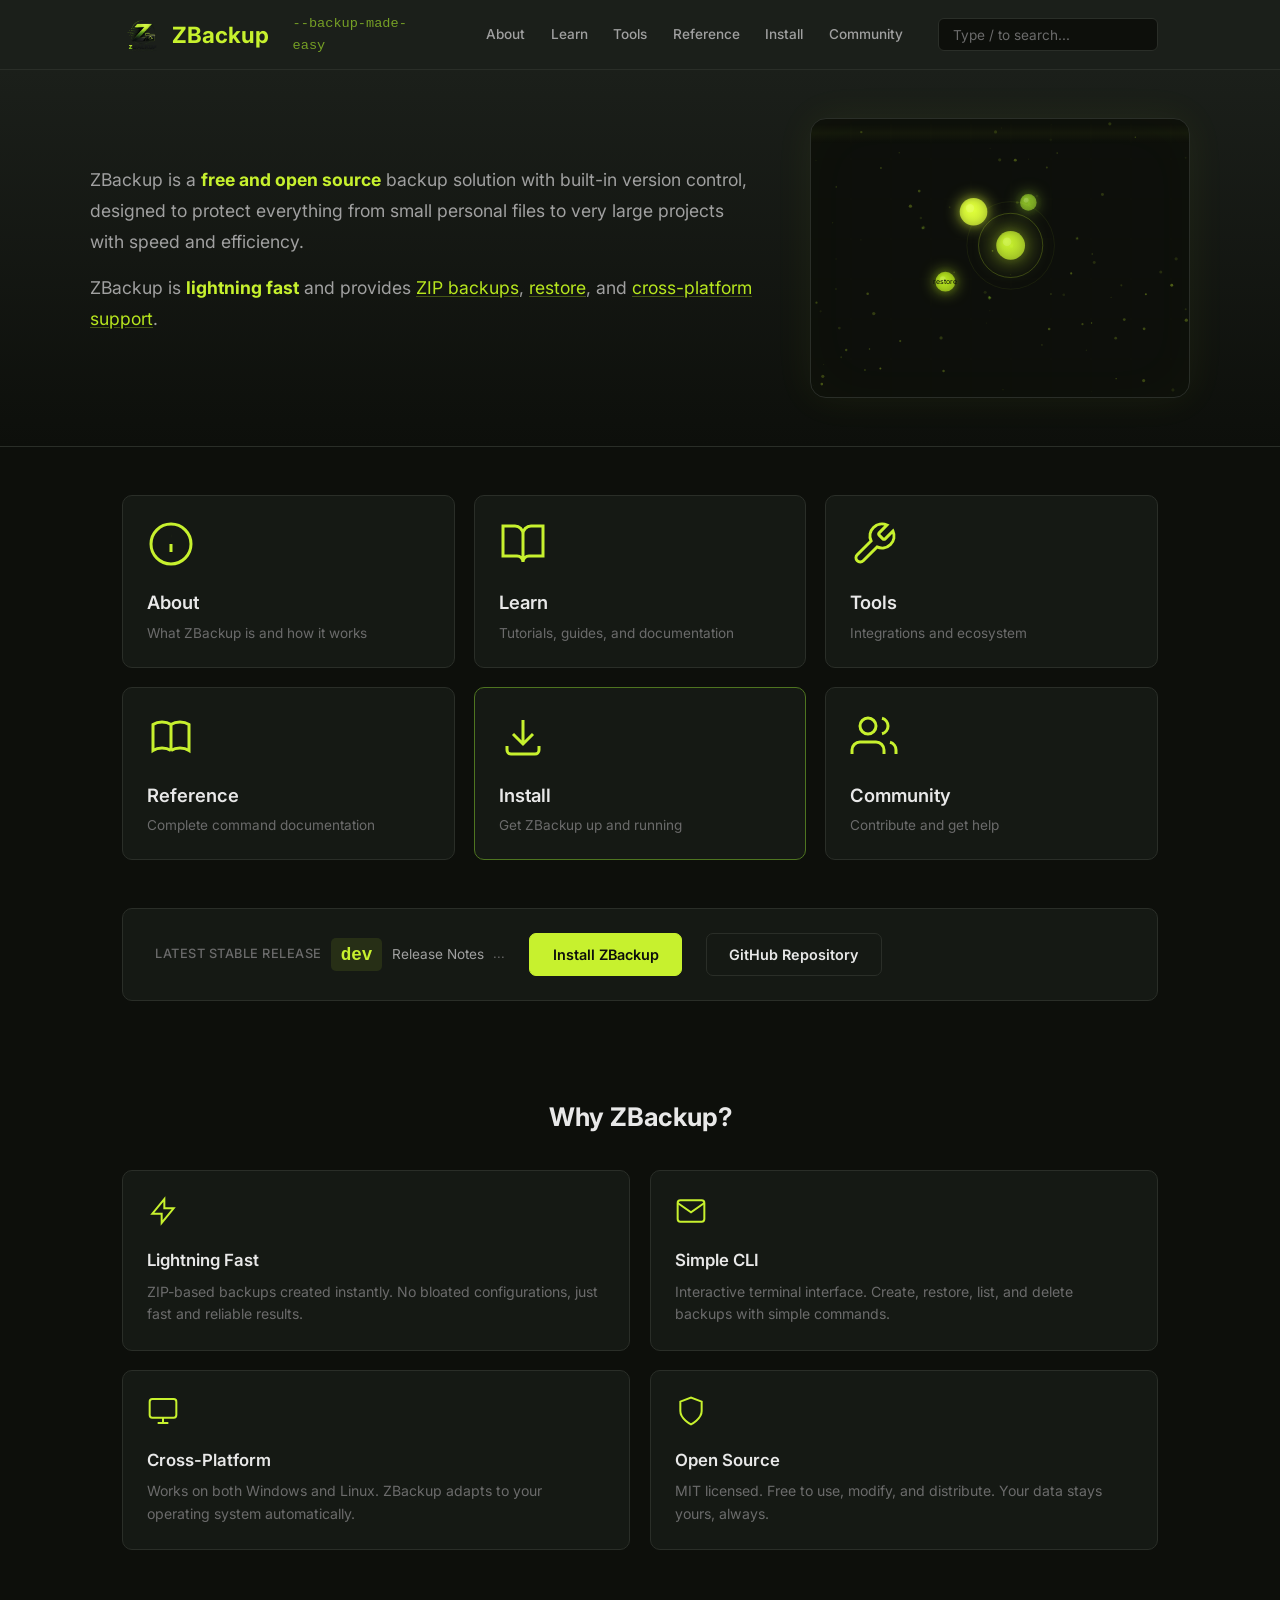
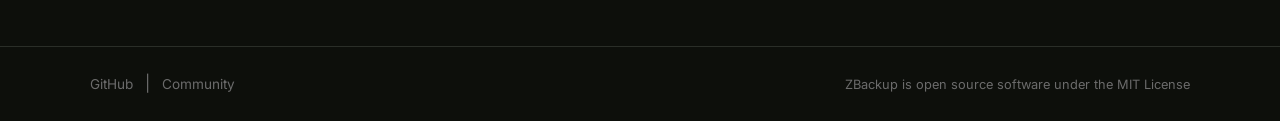
<file: docs/index.html>
<!DOCTYPE html>
<html lang="fr">
<head>
  <meta charset="utf-8">
  <meta name="viewport" content="width=device-width, initial-scale=1">
  <title>ZBackup - Free Open Source Backup Manager with Version Control</title>
  <meta name="description" content="ZBackup is a free, open-source, lightweight backup manager written in Python. Create, restore, and manage ZIP backups from the terminal with version control. Cross-platform support for Windows and Linux.">
  <meta name="keywords" content="backup, backup manager, open source, python, zip, version control, free, CLI, terminal, Windows, Linux, lightweight, fast">
  <meta name="author" content="KirobotDev">
  <meta name="robots" content="index, follow">
  <link rel="canonical" href="https://kirobotdev.github.io/zbackup/">
  <meta property="og:type" content="website">
  <meta property="og:title" content="ZBackup - Free Open Source Backup Manager">
  <meta property="og:description" content="Lightweight, fast, and open-source backup manager with version control. Create, restore, and manage ZIP backups from the terminal.">
  <meta property="og:image" content="image/logo.png">
  <meta property="og:url" content="https://kirobotdev.github.io/zbackup/">
  <meta property="og:site_name" content="ZBackup">
  <meta property="og:locale" content="en_US">
  <meta name="twitter:card" content="summary_large_image">
  <meta name="twitter:title" content="ZBackup - Free Open Source Backup Manager">
  <meta name="twitter:description" content="Lightweight, fast, and open-source backup manager with version control.">
  <meta name="twitter:image" content="image/logo.png">
  <meta name="theme-color" content="#0D0F0B">
  <link rel="stylesheet" href="static/css/styles.css">
  <link rel="shortcut icon" href="image/logo.png" type="image/x-icon">
  <link rel="preconnect" href="https://fonts.googleapis.com">
  <link rel="preconnect" href="https://fonts.gstatic.com" crossorigin>
  <link href="https://fonts.googleapis.com/css2?family=Inter:wght@400;500;600;700&display=swap" rel="stylesheet">
  <script type="application/ld+json">
  {
    "@context": "https://schema.org",
    "@type": "SoftwareApplication",
    "name": "ZBackup",
    "description": "Free, open-source, lightweight backup manager written in Python with version control.",
    "applicationCategory": "DeveloperApplication",
    "operatingSystem": "Windows, Linux",
    "programmingLanguage": "Python",
    "license": "https://opensource.org/licenses/MIT",
    "url": "https://github.com/KirobotDev/zbackup",
    "author": { "@type": "Person", "name": "KirobotDev" },
    "offers": { "@type": "Offer", "price": "0", "priceCurrency": "USD" }
  }
  </script>
</head>
<body id="home">

  <header>
    <div class="header-inner">
      <a id="logo-link" href="index.html">
        <img src="image/logo.png" alt="ZBackup" id="header-logo">
        <span id="header-title">ZBackup</span>
      </a>
      <span id="tagline">--backup-made-easy</span>
      <nav id="main-nav">
        <a href="about.html">About</a>
        <a href="learn.html">Learn</a>
        <a href="tools.html">Tools</a>
        <a href="reference.html">Reference</a>
        <a href="install.html">Install</a>
        <a href="community.html">Community</a>
      </nav>
      <div id="search-container">
        <form id="search">
          <input id="search-text" type="text" placeholder="Type / to search..." autocomplete="off">
        </form>
      </div>
    </div>
  </header>

  <div id="masthead">
    <div class="masthead-inner">
      <div class="masthead-text">
        <p>
          ZBackup is a <strong>free and open source</strong> backup solution with
          built-in version control, designed to protect everything from small personal
          files to very large projects with speed and efficiency.
        </p>
        <p>
          ZBackup is <strong>lightning fast</strong> and provides
          <a href="about.html">ZIP backups</a>,
          <a href="about.html">restore</a>, and
          <a href="about.html">cross-platform support</a>.
        </p>
      </div>
      <div class="masthead-illustration">
        <div class="illustration-box">
          <canvas id="hero-canvas"></canvas>
        </div>
      </div>
    </div>
  </div>

  <div id="content-wrapper">
    <div id="front-content">

      <section id="front-navigation">
        <nav id="front-nav">
          <ul>
            <li>
              <a href="about.html">
                <div class="nav-icon">
                  <svg viewBox="0 0 24 24" width="48" height="48" fill="none" stroke="currentColor" stroke-width="1.5">
                    <circle cx="12" cy="12" r="10"/>
                    <path d="M12 16v-4M12 8h.01"/>
                  </svg>
                </div>
                <h3>About</h3>
                <p>What ZBackup is and how it works</p>
              </a>
            </li>
            <li>
              <a href="learn.html">
                <div class="nav-icon">
                  <svg viewBox="0 0 24 24" width="48" height="48" fill="none" stroke="currentColor" stroke-width="1.5">
                    <path d="M2 3h6a4 4 0 0 1 4 4v14a3 3 0 0 0-3-3H2zM22 3h-6a4 4 0 0 0-4 4v14a3 3 0 0 1 3-3h7z"/>
                  </svg>
                </div>
                <h3>Learn</h3>
                <p>Tutorials, guides, and documentation</p>
              </a>
            </li>
            <li>
              <a href="tools.html">
                <div class="nav-icon">
                  <svg viewBox="0 0 24 24" width="48" height="48" fill="none" stroke="currentColor" stroke-width="1.5">
                    <path d="M14.7 6.3a1 1 0 0 0 0 1.4l1.6 1.6a1 1 0 0 0 1.4 0l3.77-3.77a6 6 0 0 1-7.94 7.94l-6.91 6.91a2.12 2.12 0 0 1-3-3l6.91-6.91a6 6 0 0 1 7.94-7.94l-3.76 3.76z"/>
                  </svg>
                </div>
                <h3>Tools</h3>
                <p>Integrations and ecosystem</p>
              </a>
            </li>
            <li>
              <a href="reference.html">
                <div class="nav-icon">
                  <svg viewBox="0 0 24 24" width="48" height="48" fill="none" stroke="currentColor" stroke-width="1.5">
                    <path d="M12 6.253v13m0-13C10.832 5.477 9.246 5 7.5 5S4.168 5.477 3 6.253v13C4.168 18.477 5.754 18 7.5 18s3.332.477 4.5 1.253m0-13C13.168 5.477 14.754 5 16.5 5c1.747 0 3.332.477 4.5 1.253v13C19.832 18.477 18.247 18 16.5 18c-1.746 0-3.332.477-4.5 1.253"/>
                  </svg>
                </div>
                <h3>Reference</h3>
                <p>Complete command documentation</p>
              </a>
            </li>
            <li>
              <a href="install.html" class="install-link">
                <div class="nav-icon">
                  <svg viewBox="0 0 24 24" width="48" height="48" fill="none" stroke="currentColor" stroke-width="1.5">
                    <path d="M4 17v2a2 2 0 0 0 2 2h12a2 2 0 0 0 2-2v-2M7 11l5 5 5-5M12 4v12"/>
                  </svg>
                </div>
                <h3>Install</h3>
                <p>Get ZBackup up and running</p>
              </a>
            </li>
            <li>
              <a href="community.html">
                <div class="nav-icon">
                  <svg viewBox="0 0 24 24" width="48" height="48" fill="none" stroke="currentColor" stroke-width="1.5">
                    <path d="M17 21v-2a4 4 0 0 0-4-4H5a4 4 0 0 0-4 4v2M9 11a4 4 0 1 0 0-8 4 4 0 0 0 0 8zM23 21v-2a4 4 0 0 0-3-3.87M16 3.13a4 4 0 0 1 0 7.75"/>
                  </svg>
                </div>
                <h3>Community</h3>
                <p>Contribute and get help</p>
              </a>
            </li>
          </ul>
        </nav>
      </section>

      <section id="front-downloads">
        <div class="downloads-box">
          <div class="release-info">
            <h4>Latest stable release</h4>
            <span class="version version-display">...</span>
            <a href="https://github.com/KirobotDev/zbackup/commits/main/">Release Notes</a>
            <time class="version-date">...</time>
          </div>
          <a href="install.html" class="btn btn-primary">Install ZBackup</a>
          <a href="https://github.com/KirobotDev/zbackup" class="btn btn-secondary" target="_blank">GitHub Repository</a>
        </div>
      </section>

      <section id="features" class="features-section">
        <h2>Why ZBackup?</h2>
        <div class="features-grid">
          <div class="feature-card">
            <div class="feature-icon">
              <svg viewBox="0 0 24 24" width="32" height="32" fill="none" stroke="currentColor" stroke-width="1.5">
                <path d="M13 10V3L4 14h7v7l9-11h-7z"/>
              </svg>
            </div>
            <h3>Lightning Fast</h3>
            <p>ZIP-based backups created instantly. No bloated configurations, just fast and reliable results.</p>
          </div>
          <div class="feature-card">
            <div class="feature-icon">
              <svg viewBox="0 0 24 24" width="32" height="32" fill="none" stroke="currentColor" stroke-width="1.5">
                <path d="M4 4h16c1.1 0 2 .9 2 2v12c0 1.1-.9 2-2 2H4c-1.1 0-2-.9-2-2V6c0-1.1.9-2 2-2z"/><polyline points="22,6 12,13 2,6"/>
              </svg>
            </div>
            <h3>Simple CLI</h3>
            <p>Interactive terminal interface. Create, restore, list, and delete backups with simple commands.</p>
          </div>
          <div class="feature-card">
            <div class="feature-icon">
              <svg viewBox="0 0 24 24" width="32" height="32" fill="none" stroke="currentColor" stroke-width="1.5">
                <rect x="2" y="3" width="20" height="14" rx="2" ry="2"/><line x1="8" y1="21" x2="16" y2="21"/><line x1="12" y1="17" x2="12" y2="21"/>
              </svg>
            </div>
            <h3>Cross-Platform</h3>
            <p>Works on both Windows and Linux. ZBackup adapts to your operating system automatically.</p>
          </div>
          <div class="feature-card">
            <div class="feature-icon">
              <svg viewBox="0 0 24 24" width="32" height="32" fill="none" stroke="currentColor" stroke-width="1.5">
                <path d="M12 22s8-4 8-10V5l-8-3-8 3v7c0 6 8 10 8 10z"/>
              </svg>
            </div>
            <h3>Open Source</h3>
            <p>MIT licensed. Free to use, modify, and distribute. Your data stays yours, always.</p>
          </div>
        </div>
      </section>

    </div>

    <footer>
      <div class="footer-inner">
        <div class="footer-left">
          <a href="https://github.com/KirobotDev/zbackup">GitHub</a>
          <span class="footer-sep">|</span>
          <a href="community.html">Community</a>
        </div>
        <div class="footer-right">
          <span>ZBackup is open source software under the MIT License</span>
        </div>
      </div>
    </footer>
  </div>

  <script src="static/js/version.js"></script>
  <script src="static/js/illustration.js"></script>
  <script src="static/js/main.js"></script>
</body>
</html>
</file>
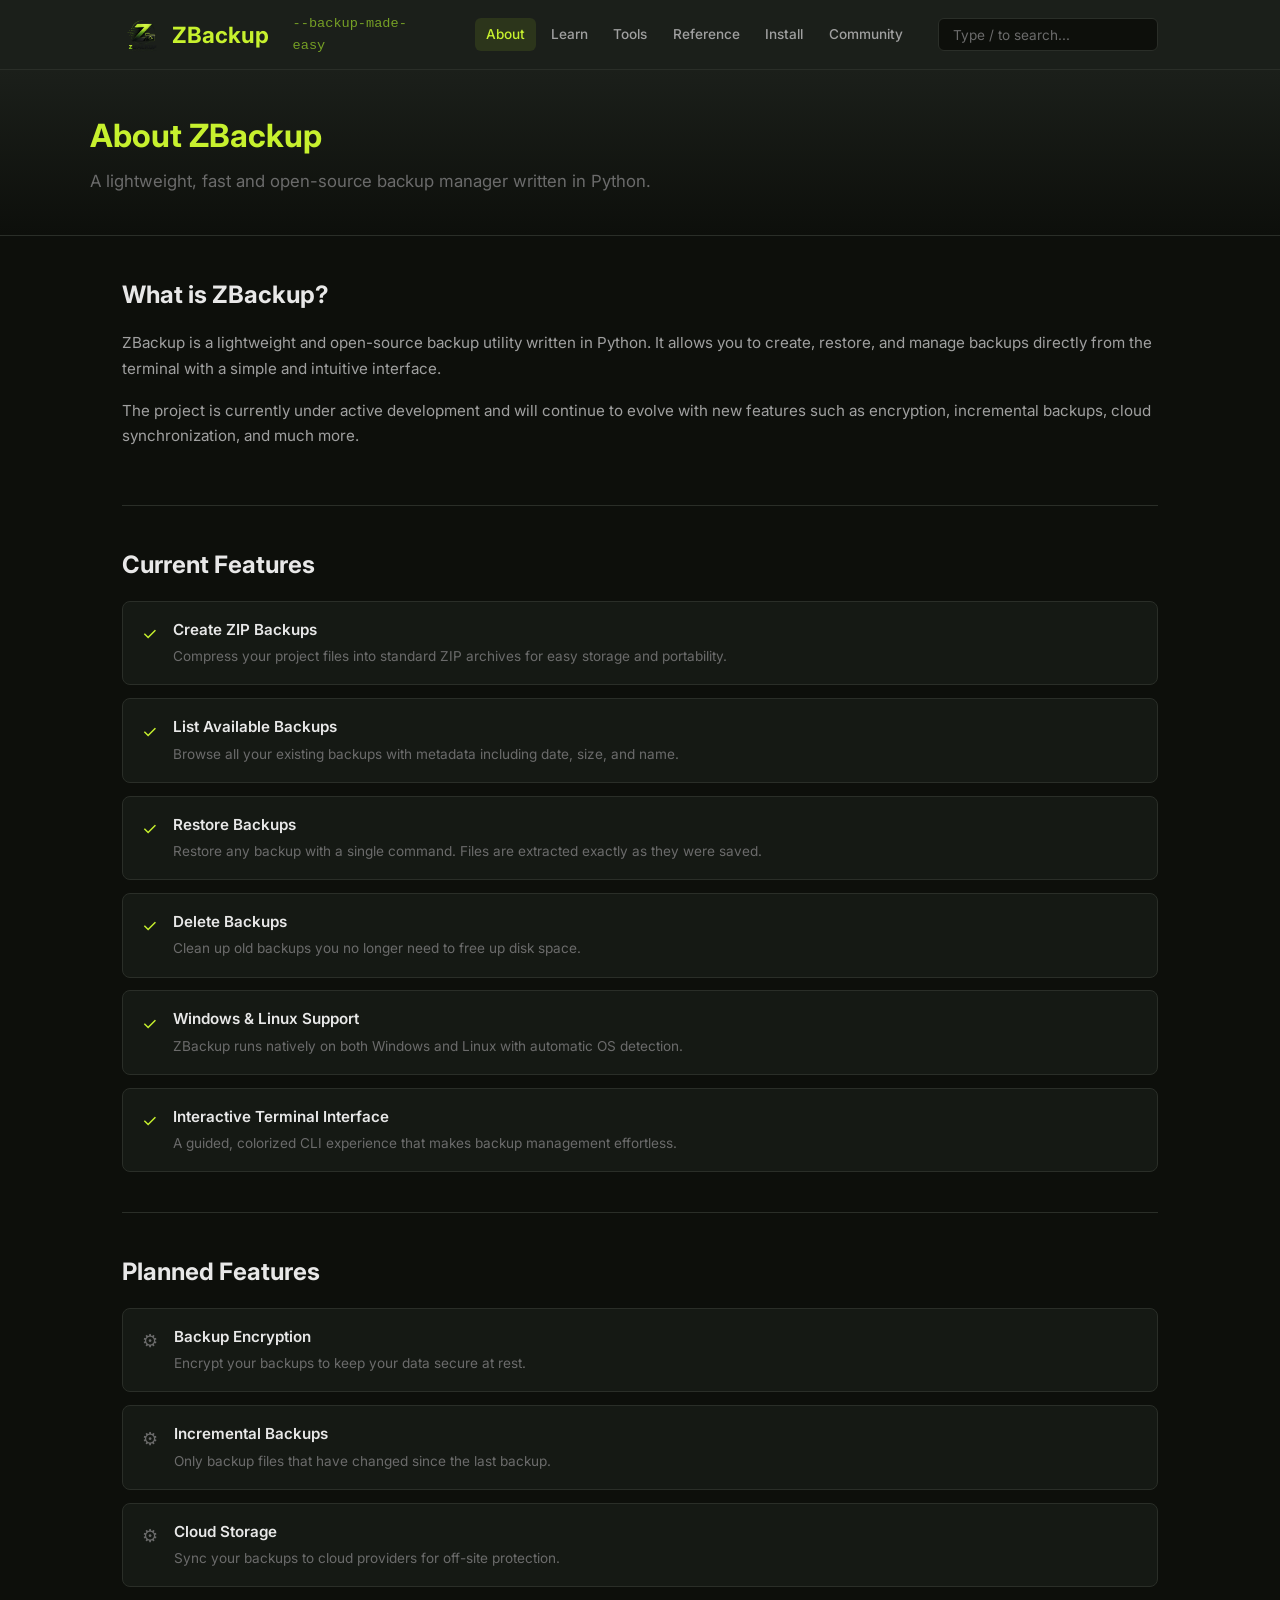
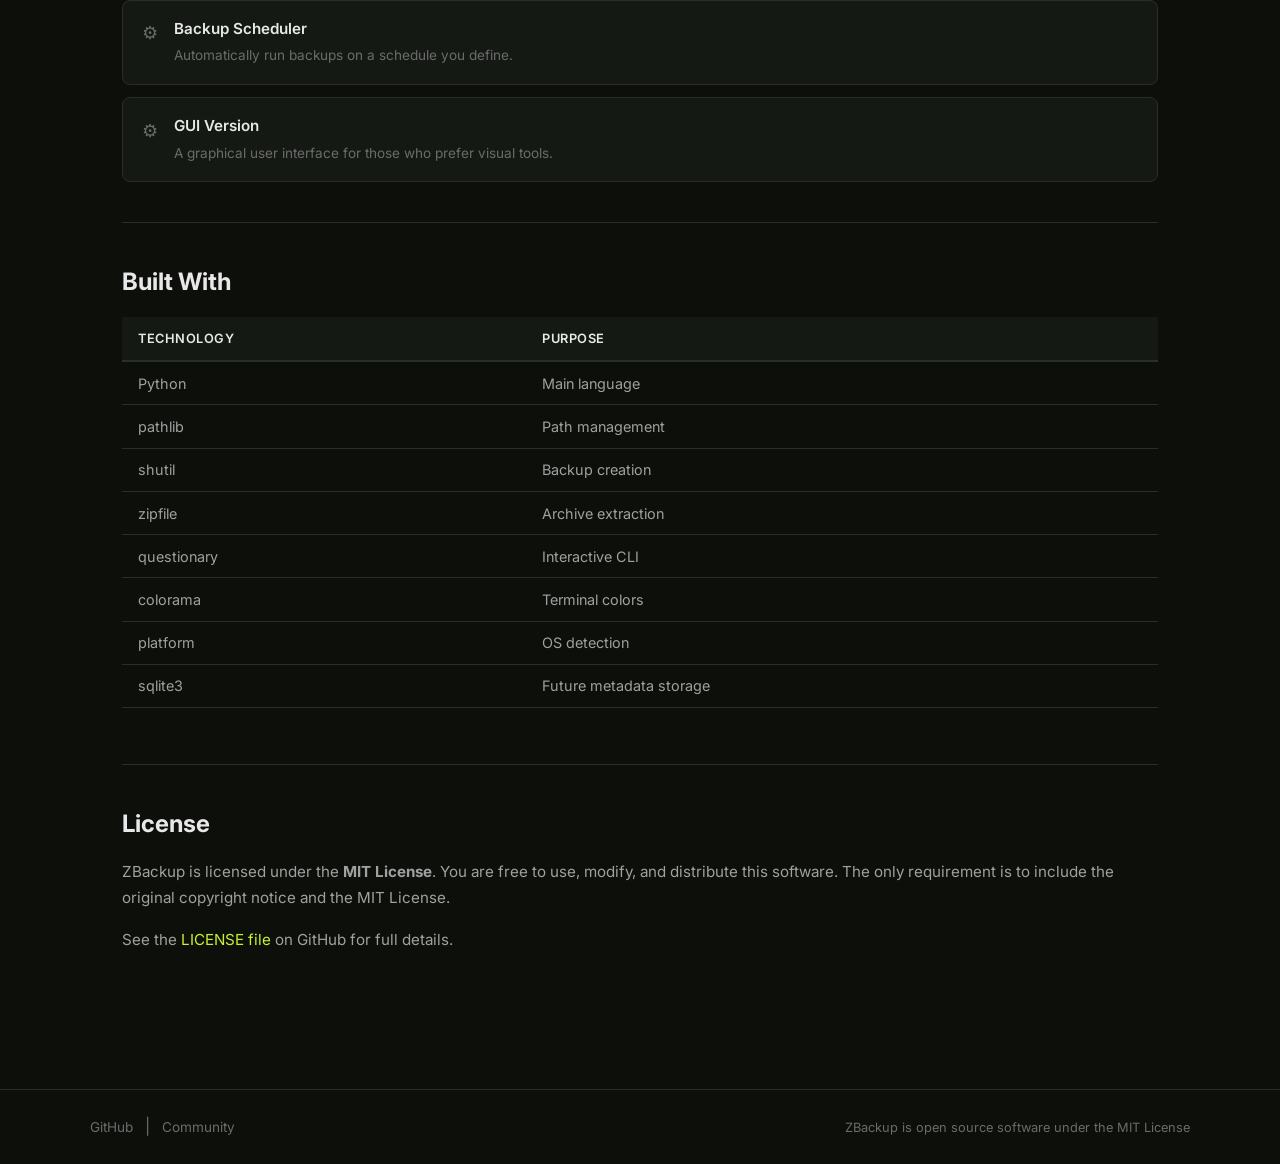
<file: docs/about.html>
<!DOCTYPE html>
<html lang="fr">
<head>
  <meta charset="utf-8">
  <meta name="viewport" content="width=device-width, initial-scale=1">
  <title>About ZBackup - Features, Technologies &amp; Roadmap</title>
  <meta name="description" content="Learn about ZBackup: a lightweight open-source backup manager written in Python. Discover current features, planned improvements, and the technologies powering ZBackup.">
  <meta name="keywords" content="ZBackup about, backup features, Python backup tool, open source backup, version control, ZIP backup, cross-platform">
  <meta name="author" content="KirobotDev">
  <meta name="robots" content="index, follow">
  <link rel="canonical" href="https://kirobotdev.github.io/zbackup/about.html">
  <meta property="og:type" content="website">
  <meta property="og:title" content="About ZBackup - Features, Technologies & Roadmap">
  <meta property="og:description" content="Learn about ZBackup: lightweight open-source backup manager with version control.">
  <meta property="og:image" content="image/logo.png">
  <meta property="og:url" content="https://kirobotdev.github.io/zbackup/about.html">
  <meta property="og:site_name" content="ZBackup">
  <meta name="twitter:card" content="summary">
  <meta name="twitter:title" content="About ZBackup">
  <meta name="twitter:description" content="Lightweight open-source backup manager with version control.">
  <meta name="theme-color" content="#0D0F0B">
  <link rel="stylesheet" href="static/css/styles.css">
  <link rel="shortcut icon" href="image/logo.png" type="image/x-icon">
  <link rel="preconnect" href="https://fonts.googleapis.com">
  <link rel="preconnect" href="https://fonts.gstatic.com" crossorigin>
  <link href="https://fonts.googleapis.com/css2?family=Inter:wght@400;500;600;700&display=swap" rel="stylesheet">
  <script type="application/ld+json">
  {
    "@context": "https://schema.org",
    "@type": "AboutPage",
    "name": "About ZBackup",
    "description": "Learn about ZBackup features, technologies, and roadmap.",
    "url": "https://kirobotdev.github.io/zbackup/about.html",
    "mainEntity": {
      "@type": "SoftwareApplication",
      "name": "ZBackup",
      "url": "https://github.com/KirobotDev/zbackup"
    }
  }
  </script>
</head>
<body id="about-page">

  <header>
    <div class="header-inner">
      <a id="logo-link" href="index.html">
        <img src="image/logo.png" alt="ZBackup" id="header-logo">
        <span id="header-title">ZBackup</span>
      </a>
      <span id="tagline">--backup-made-easy</span>
      <nav id="main-nav">
        <a href="about.html" class="active">About</a>
        <a href="learn.html">Learn</a>
        <a href="tools.html">Tools</a>
        <a href="reference.html">Reference</a>
        <a href="install.html">Install</a>
        <a href="community.html">Community</a>
      </nav>
      <div id="search-container">
        <form id="search"><input id="search-text" type="text" placeholder="Type / to search..." autocomplete="off"></form>
      </div>
    </div>
  </header>

  <div class="page-banner">
    <div class="page-banner-inner">
      <h1>About ZBackup</h1>
      <p class="page-subtitle">A lightweight, fast and open-source backup manager written in Python.</p>
    </div>
  </div>

  <div id="content-wrapper">
    <div class="page-content">

      <section class="content-section">
        <h2>What is ZBackup?</h2>
        <p>
          ZBackup is a lightweight and open-source backup utility written in Python.
          It allows you to create, restore, and manage backups directly from the terminal
          with a simple and intuitive interface.
        </p>
        <p>
          The project is currently under active development and will continue to evolve
          with new features such as encryption, incremental backups, cloud synchronization,
          and much more.
        </p>
      </section>

      <section class="content-section">
        <h2>Current Features</h2>
        <div class="features-list">
          <div class="feature-item">
            <span class="feature-check">&#10003;</span>
            <div>
              <h3>Create ZIP Backups</h3>
              <p>Compress your project files into standard ZIP archives for easy storage and portability.</p>
            </div>
          </div>
          <div class="feature-item">
            <span class="feature-check">&#10003;</span>
            <div>
              <h3>List Available Backups</h3>
              <p>Browse all your existing backups with metadata including date, size, and name.</p>
            </div>
          </div>
          <div class="feature-item">
            <span class="feature-check">&#10003;</span>
            <div>
              <h3>Restore Backups</h3>
              <p>Restore any backup with a single command. Files are extracted exactly as they were saved.</p>
            </div>
          </div>
          <div class="feature-item">
            <span class="feature-check">&#10003;</span>
            <div>
              <h3>Delete Backups</h3>
              <p>Clean up old backups you no longer need to free up disk space.</p>
            </div>
          </div>
          <div class="feature-item">
            <span class="feature-check">&#10003;</span>
            <div>
              <h3>Windows &amp; Linux Support</h3>
              <p>ZBackup runs natively on both Windows and Linux with automatic OS detection.</p>
            </div>
          </div>
          <div class="feature-item">
            <span class="feature-check">&#10003;</span>
            <div>
              <h3>Interactive Terminal Interface</h3>
              <p>A guided, colorized CLI experience that makes backup management effortless.</p>
            </div>
          </div>
        </div>
      </section>

      <section class="content-section">
        <h2>Planned Features</h2>
        <div class="features-list">
          <div class="feature-item planned">
            <span class="feature-check">&#9881;</span>
            <div>
              <h3>Backup Encryption</h3>
              <p>Encrypt your backups to keep your data secure at rest.</p>
            </div>
          </div>
          <div class="feature-item planned">
            <span class="feature-check">&#9881;</span>
            <div>
              <h3>Incremental Backups</h3>
              <p>Only backup files that have changed since the last backup.</p>
            </div>
          </div>
          <div class="feature-item planned">
            <span class="feature-check">&#9881;</span>
            <div>
              <h3>Cloud Storage</h3>
              <p>Sync your backups to cloud providers for off-site protection.</p>
            </div>
          </div>
          <div class="feature-item planned">
            <span class="feature-check">&#9881;</span>
            <div>
              <h3>Backup Scheduler</h3>
              <p>Automatically run backups on a schedule you define.</p>
            </div>
          </div>
          <div class="feature-item planned">
            <span class="feature-check">&#9881;</span>
            <div>
              <h3>GUI Version</h3>
              <p>A graphical user interface for those who prefer visual tools.</p>
            </div>
          </div>
        </div>
      </section>

      <section class="content-section">
        <h2>Built With</h2>
        <div class="tech-table">
          <table>
            <thead>
              <tr><th>Technology</th><th>Purpose</th></tr>
            </thead>
            <tbody>
              <tr><td>Python</td><td>Main language</td></tr>
              <tr><td>pathlib</td><td>Path management</td></tr>
              <tr><td>shutil</td><td>Backup creation</td></tr>
              <tr><td>zipfile</td><td>Archive extraction</td></tr>
              <tr><td>questionary</td><td>Interactive CLI</td></tr>
              <tr><td>colorama</td><td>Terminal colors</td></tr>
              <tr><td>platform</td><td>OS detection</td></tr>
              <tr><td>sqlite3</td><td>Future metadata storage</td></tr>
            </tbody>
          </table>
        </div>
      </section>

      <section class="content-section">
        <h2>License</h2>
        <p>
          ZBackup is licensed under the <strong>MIT License</strong>. You are free to use,
          modify, and distribute this software. The only requirement is to include the
          original copyright notice and the MIT License.
        </p>
        <p>
          See the <a href="https://github.com/KirobotDev/zbackup/blob/main/LICENSE" target="_blank">LICENSE file</a> on GitHub for full details.
        </p>
      </section>

    </div>

    <footer>
      <div class="footer-inner">
        <div class="footer-left">
          <a href="https://github.com/KirobotDev/zbackup">GitHub</a>
          <span class="footer-sep">|</span>
          <a href="community.html">Community</a>
        </div>
        <div class="footer-right">
          <span>ZBackup is open source software under the MIT License</span>
        </div>
      </div>
    </footer>
  </div>

  <script src="static/js/version.js"></script>
  <script src="static/js/main.js"></script>
</body>
</html>
</file>
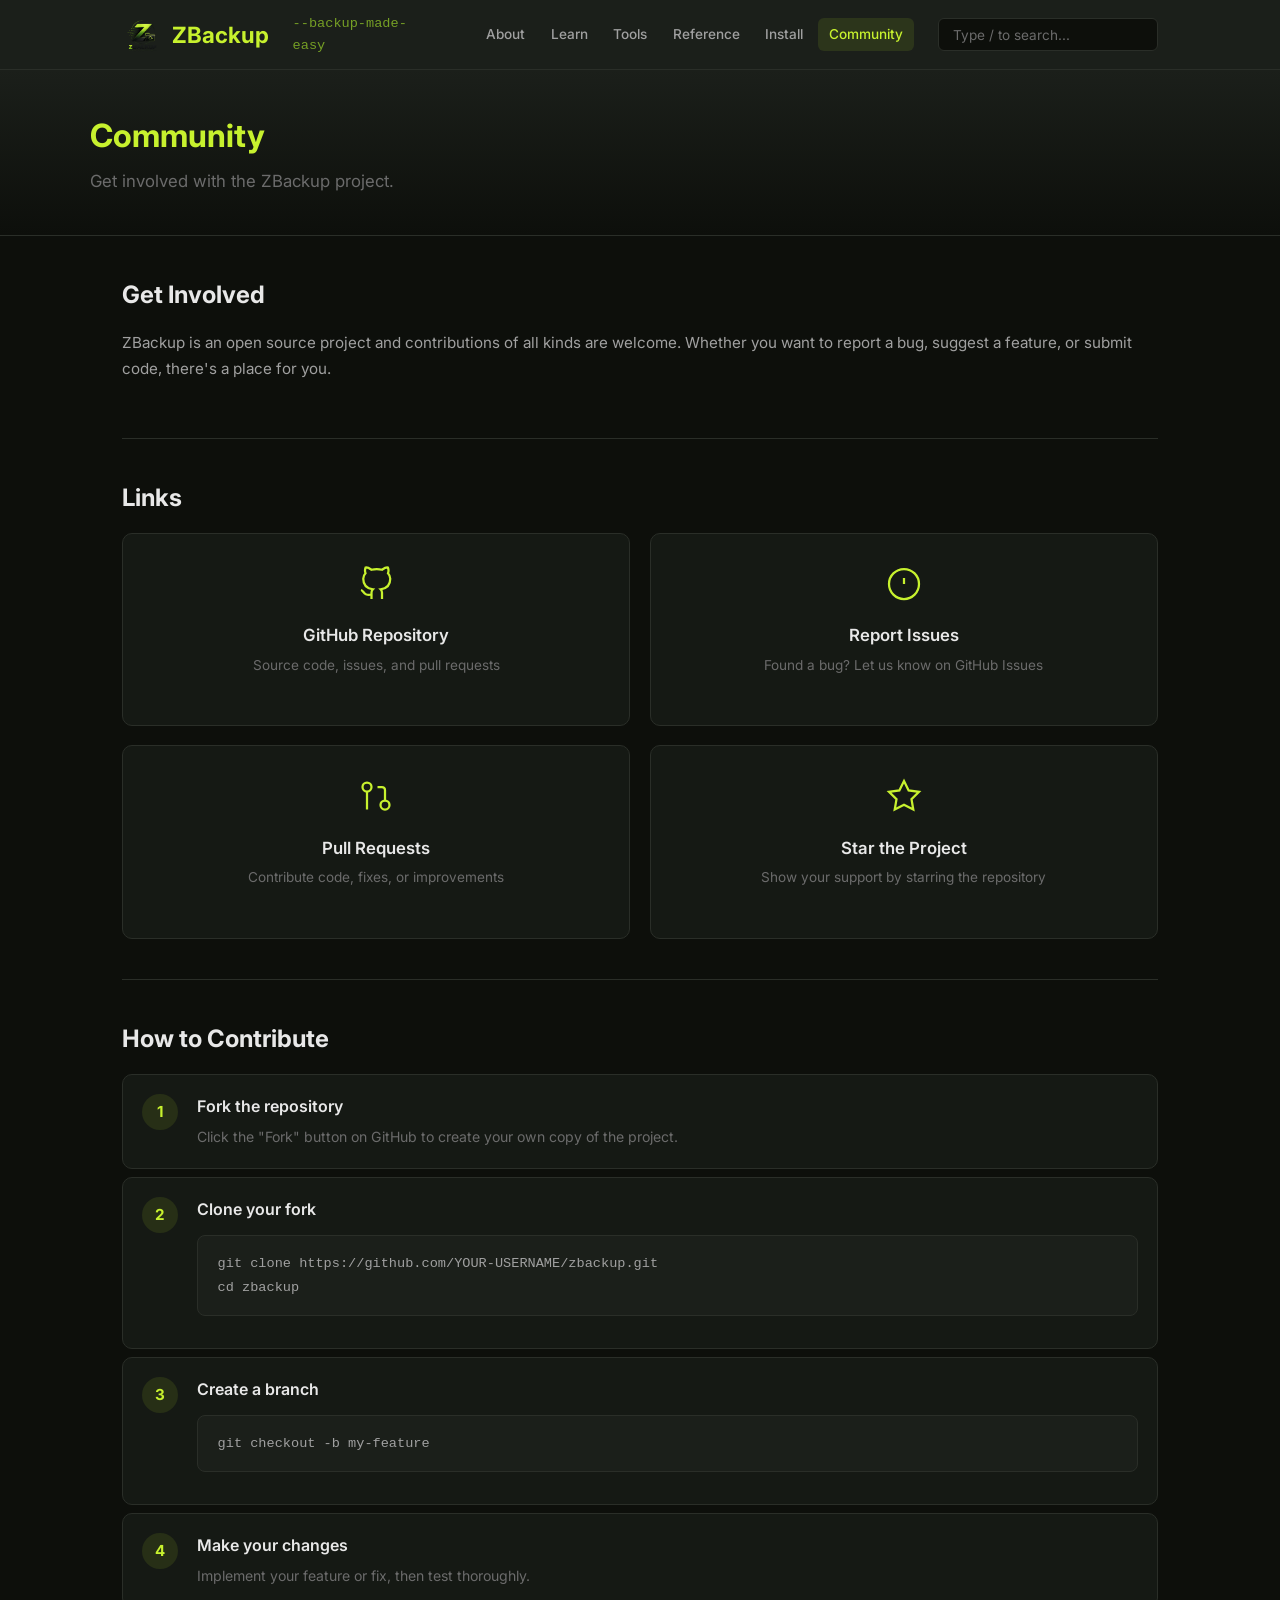
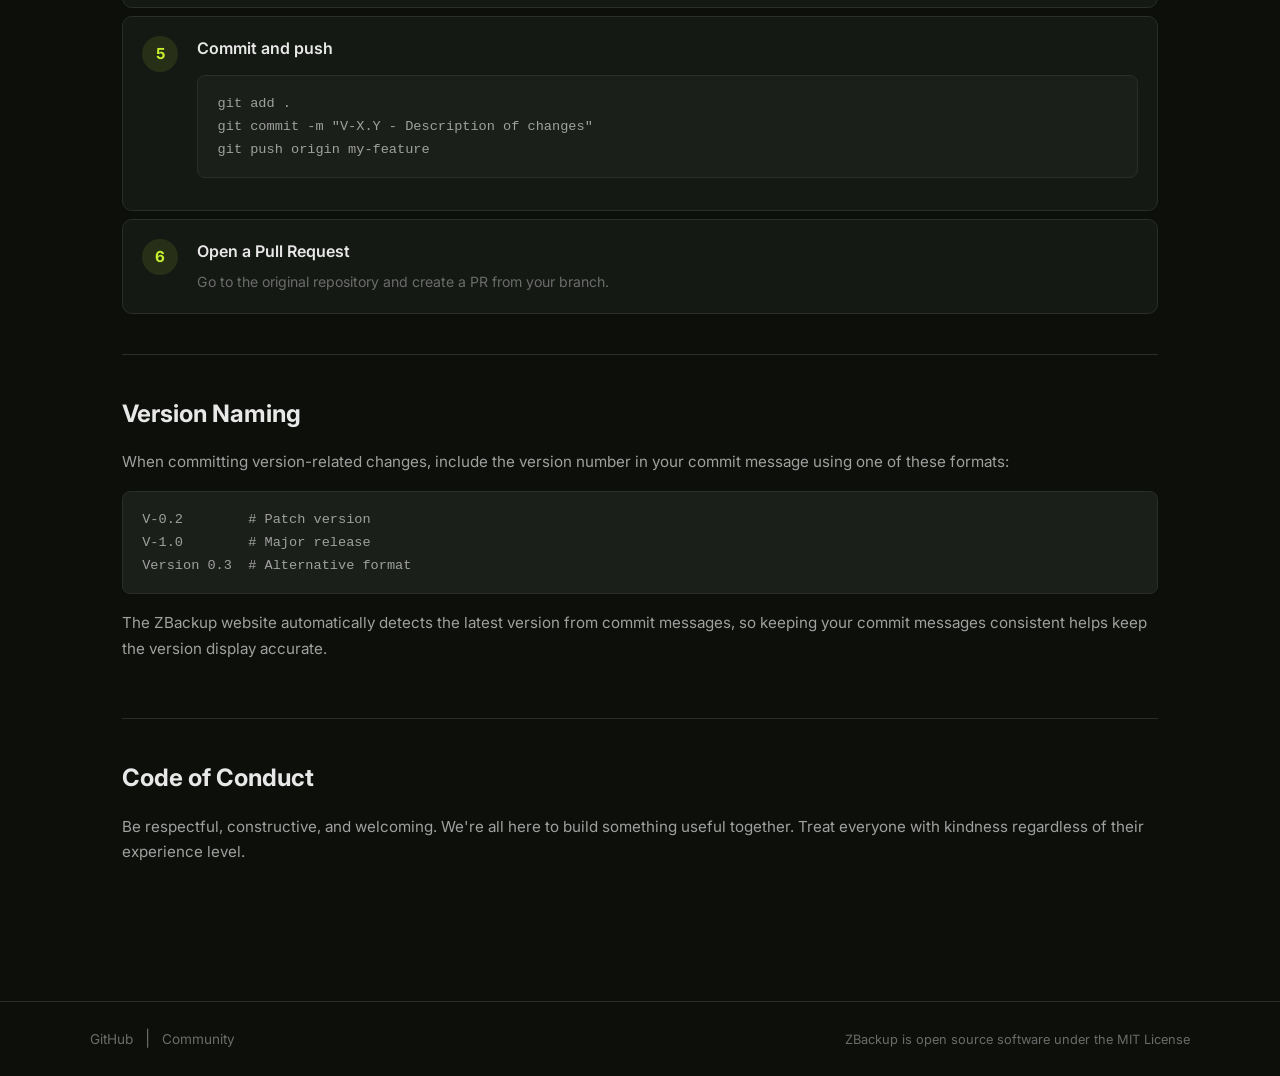
<file: docs/community.html>
<!DOCTYPE html>
<html lang="fr">
<head>
  <meta charset="utf-8">
  <meta name="viewport" content="width=device-width, initial-scale=1">
  <title>Community - Contribute to ZBackup</title>
  <meta name="description" content="Join the ZBackup community. Report bugs, contribute code, request features, and help build the best open-source backup manager.">
  <meta name="keywords" content="ZBackup community, contribute, open source, GitHub, report bug, pull request, backup project, developer community">
  <meta name="author" content="KirobotDev">
  <meta name="robots" content="index, follow">
  <link rel="canonical" href="https://kirobotdev.github.io/zbackup/community.html">
  <meta property="og:type" content="website">
  <meta property="og:title" content="Community - Contribute to ZBackup">
  <meta property="og:description" content="Join the ZBackup community. Report bugs, contribute code, and help build the best backup manager.">
  <meta property="og:image" content="image/logo.png">
  <meta property="og:url" content="https://kirobotdev.github.io/zbackup/community.html">
  <meta property="og:site_name" content="ZBackup">
  <meta name="twitter:card" content="summary">
  <meta name="twitter:title" content="ZBackup Community">
  <meta name="twitter:description" content="Contribute to the ZBackup open-source backup manager.">
  <meta name="theme-color" content="#0D0F0B">
  <link rel="stylesheet" href="static/css/styles.css">
  <link rel="shortcut icon" href="image/logo.png" type="image/x-icon">
  <link rel="preconnect" href="https://fonts.googleapis.com">
  <link rel="preconnect" href="https://fonts.gstatic.com" crossorigin>
  <link href="https://fonts.googleapis.com/css2?family=Inter:wght@400;500;600;700&display=swap" rel="stylesheet">
  <script type="application/ld+json">
  {
    "@context": "https://schema.org",
    "@type": "WebPage",
    "name": "ZBackup Community",
    "description": "Join the ZBackup community and contribute to the project.",
    "url": "https://kirobotdev.github.io/zbackup/community.html",
    "about": {
      "@type": "SoftwareApplication",
      "name": "ZBackup",
      "url": "https://github.com/KirobotDev/zbackup"
    }
  }
  </script>
</head>
<body id="community-page">

  <header>
    <div class="header-inner">
      <a id="logo-link" href="index.html">
        <img src="image/logo.png" alt="ZBackup" id="header-logo">
        <span id="header-title">ZBackup</span>
      </a>
      <span id="tagline">--backup-made-easy</span>
      <nav id="main-nav">
        <a href="about.html">About</a>
        <a href="learn.html">Learn</a>
        <a href="tools.html">Tools</a>
        <a href="reference.html">Reference</a>
        <a href="install.html">Install</a>
        <a href="community.html" class="active">Community</a>
      </nav>
      <div id="search-container">
        <form id="search"><input id="search-text" type="text" placeholder="Type / to search..." autocomplete="off"></form>
      </div>
    </div>
  </header>

  <div class="page-banner">
    <div class="page-banner-inner">
      <h1>Community</h1>
      <p class="page-subtitle">Get involved with the ZBackup project.</p>
    </div>
  </div>

  <div id="content-wrapper">
    <div class="page-content">

      <section class="content-section">
        <h2>Get Involved</h2>
        <p>
          ZBackup is an open source project and contributions of all kinds are welcome.
          Whether you want to report a bug, suggest a feature, or submit code, there's
          a place for you.
        </p>
      </section>

      <section class="content-section">
        <h2>Links</h2>
        <div class="community-links">
          <a href="https://github.com/KirobotDev/zbackup" class="community-link-card" target="_blank">
            <div class="community-link-icon">
              <svg viewBox="0 0 24 24" width="36" height="36" fill="none" stroke="currentColor" stroke-width="1.5">
                <path d="M9 19c-5 1.5-5-2.5-7-3m14 6v-3.87a3.37 3.37 0 0 0-.94-2.61c3.14-.35 6.44-1.54 6.44-7A5.44 5.44 0 0 0 20 4.77 5.07 5.07 0 0 0 19.91 1S18.73.65 16 2.48a13.38 13.38 0 0 0-7 0C6.27.65 5.09 1 5.09 1A5.07 5.07 0 0 0 5 4.77a5.44 5.44 0 0 0-1.5 3.78c0 5.42 3.3 6.61 6.44 7A3.37 3.37 0 0 0 9 18.13V22"/>
              </svg>
            </div>
            <h3>GitHub Repository</h3>
            <p>Source code, issues, and pull requests</p>
          </a>

          <a href="https://github.com/KirobotDev/zbackup/issues" class="community-link-card" target="_blank">
            <div class="community-link-icon">
              <svg viewBox="0 0 24 24" width="36" height="36" fill="none" stroke="currentColor" stroke-width="1.5">
                <circle cx="12" cy="12" r="10"/><line x1="12" y1="8" x2="12" y2="12"/><line x1="12" y1="16" x2="12.01" y2="16"/>
              </svg>
            </div>
            <h3>Report Issues</h3>
            <p>Found a bug? Let us know on GitHub Issues</p>
          </a>

          <a href="https://github.com/KirobotDev/zbackup/pulls" class="community-link-card" target="_blank">
            <div class="community-link-icon">
              <svg viewBox="0 0 24 24" width="36" height="36" fill="none" stroke="currentColor" stroke-width="1.5">
                <circle cx="18" cy="18" r="3"/><circle cx="6" cy="6" r="3"/><path d="M13 6h3a2 2 0 0 1 2 2v7"/>
                <path d="M6 9v12"/>
              </svg>
            </div>
            <h3>Pull Requests</h3>
            <p>Contribute code, fixes, or improvements</p>
          </a>

          <a href="https://github.com/KirobotDev/zbackup/stargazers" class="community-link-card" target="_blank">
            <div class="community-link-icon">
              <svg viewBox="0 0 24 24" width="36" height="36" fill="none" stroke="currentColor" stroke-width="1.5">
                <polygon points="12 2 15.09 8.26 22 9.27 17 14.14 18.18 21.02 12 17.77 5.82 21.02 7 14.14 2 9.27 8.91 8.26 12 2"/>
              </svg>
            </div>
            <h3>Star the Project</h3>
            <p>Show your support by starring the repository</p>
          </a>
        </div>
      </section>

      <section class="content-section">
        <h2>How to Contribute</h2>
        <div class="install-steps">
          <div class="install-step">
            <div class="step-number">1</div>
            <div class="step-content">
              <h3>Fork the repository</h3>
              <p>Click the "Fork" button on GitHub to create your own copy of the project.</p>
            </div>
          </div>
          <div class="install-step">
            <div class="step-number">2</div>
            <div class="step-content">
              <h3>Clone your fork</h3>
              <div class="code-block mini">
<pre><code>git clone https://github.com/YOUR-USERNAME/zbackup.git
cd zbackup</code></pre>
              </div>
            </div>
          </div>
          <div class="install-step">
            <div class="step-number">3</div>
            <div class="step-content">
              <h3>Create a branch</h3>
              <div class="code-block mini">
<pre><code>git checkout -b my-feature</code></pre>
              </div>
            </div>
          </div>
          <div class="install-step">
            <div class="step-number">4</div>
            <div class="step-content">
              <h3>Make your changes</h3>
              <p>Implement your feature or fix, then test thoroughly.</p>
            </div>
          </div>
          <div class="install-step">
            <div class="step-number">5</div>
            <div class="step-content">
              <h3>Commit and push</h3>
              <div class="code-block mini">
<pre><code>git add .
git commit -m "V-X.Y - Description of changes"
git push origin my-feature</code></pre>
              </div>
            </div>
          </div>
          <div class="install-step">
            <div class="step-number">6</div>
            <div class="step-content">
              <h3>Open a Pull Request</h3>
              <p>Go to the original repository and create a PR from your branch.</p>
            </div>
          </div>
        </div>
      </section>

      <section class="content-section">
        <h2>Version Naming</h2>
        <p>
          When committing version-related changes, include the version number in your
          commit message using one of these formats:
        </p>
        <div class="code-block">
<pre><code>V-0.2        # Patch version
V-1.0        # Major release
Version 0.3  # Alternative format</code></pre>
        </div>
        <p>
          The ZBackup website automatically detects the latest version from commit
          messages, so keeping your commit messages consistent helps keep the
          version display accurate.
        </p>
      </section>

      <section class="content-section">
        <h2>Code of Conduct</h2>
        <p>
          Be respectful, constructive, and welcoming. We're all here to build
          something useful together. Treat everyone with kindness regardless of
          their experience level.
        </p>
      </section>

    </div>

    <footer>
      <div class="footer-inner">
        <div class="footer-left">
          <a href="https://github.com/KirobotDev/zbackup">GitHub</a>
          <span class="footer-sep">|</span>
          <a href="community.html">Community</a>
        </div>
        <div class="footer-right">
          <span>ZBackup is open source software under the MIT License</span>
        </div>
      </div>
    </footer>
  </div>

  <script src="static/js/version.js"></script>
  <script src="static/js/main.js"></script>
</body>
</html>
</file>
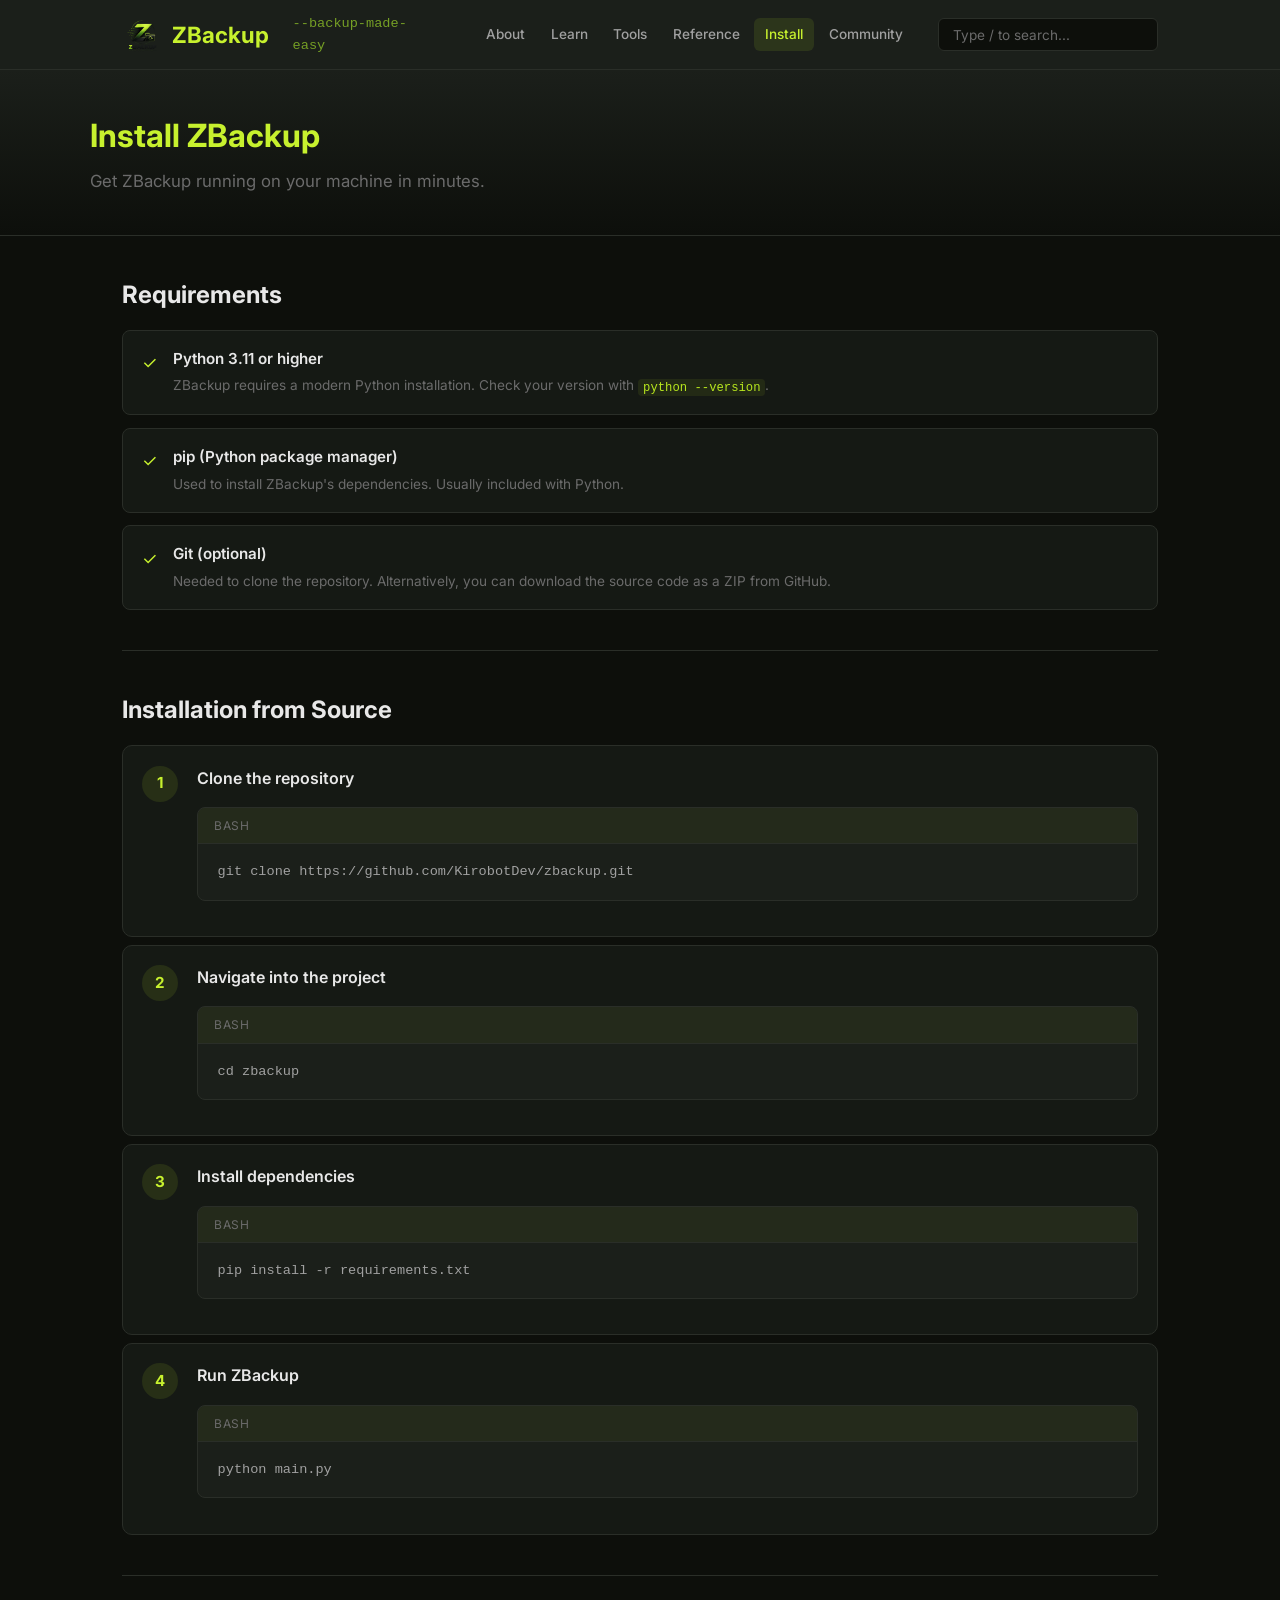
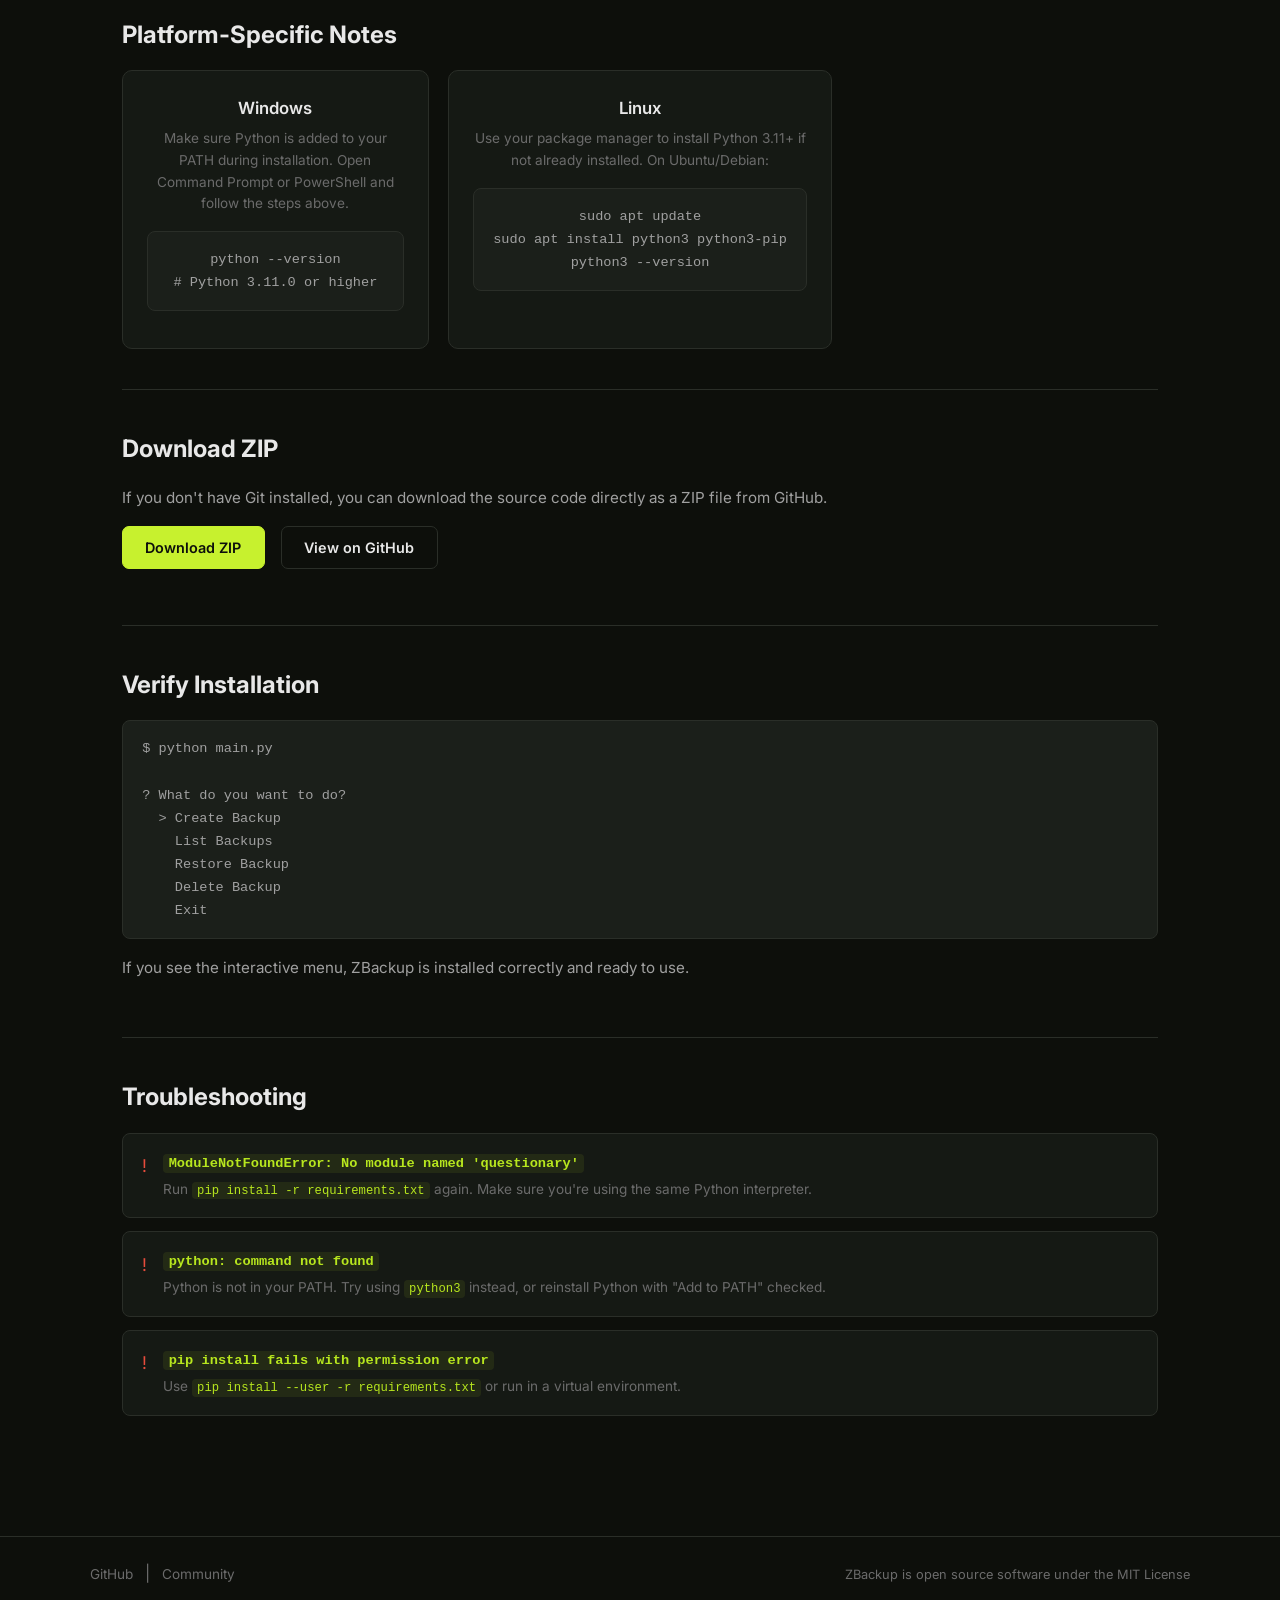
<file: docs/install.html>
<!DOCTYPE html>
<html lang="fr">
<head>
  <meta charset="utf-8">
  <meta name="viewport" content="width=device-width, initial-scale=1">
  <title>Install ZBackup - Setup Guide for Windows &amp; Linux</title>
  <meta name="description" content="Install ZBackup on Windows or Linux in minutes. Step-by-step setup guide with requirements, dependencies, and troubleshooting tips.">
  <meta name="keywords" content="install ZBackup, setup backup, Python backup install, pip install, git clone, Windows install, Linux install, backup setup">
  <meta name="author" content="KirobotDev">
  <meta name="robots" content="index, follow">
  <link rel="canonical" href="https://kirobotdev.github.io/zbackup/install.html">
  <meta property="og:type" content="website">
  <meta property="og:title" content="Install ZBackup - Setup Guide for Windows & Linux">
  <meta property="og:description" content="Install ZBackup on Windows or Linux in minutes.">
  <meta property="og:image" content="image/logo.png">
  <meta property="og:url" content="https://kirobotdev.github.io/zbackup/install.html">
  <meta property="og:site_name" content="ZBackup">
  <meta name="twitter:card" content="summary">
  <meta name="twitter:title" content="Install ZBackup">
  <meta name="twitter:description" content="Setup guide for ZBackup on Windows and Linux.">
  <meta name="theme-color" content="#0D0F0B">
  <link rel="stylesheet" href="static/css/styles.css">
  <link rel="shortcut icon" href="image/logo.png" type="image/x-icon">
  <link rel="preconnect" href="https://fonts.googleapis.com">
  <link rel="preconnect" href="https://fonts.gstatic.com" crossorigin>
  <link href="https://fonts.googleapis.com/css2?family=Inter:wght@400;500;600;700&display=swap" rel="stylesheet">
  <script type="application/ld+json">
  {
    "@context": "https://schema.org",
    "@type": "HowTo",
    "name": "Install ZBackup",
    "description": "Step-by-step guide to install ZBackup on Windows or Linux.",
    "url": "https://kirobotdev.github.io/zbackup/install.html",
    "totalTime": "PT5M",
    "step": [
      { "@type": "HowToStep", "name": "Clone", "text": "git clone https://github.com/KirobotDev/zbackup.git" },
      { "@type": "HowToStep", "name": "Install dependencies", "text": "pip install -r requirements.txt" },
      { "@type": "HowToStep", "name": "Run", "text": "python main.py" }
    ]
  }
  </script>
</head>
<body id="install-page">

  <header>
    <div class="header-inner">
      <a id="logo-link" href="index.html">
        <img src="image/logo.png" alt="ZBackup" id="header-logo">
        <span id="header-title">ZBackup</span>
      </a>
      <span id="tagline">--backup-made-easy</span>
      <nav id="main-nav">
        <a href="about.html">About</a>
        <a href="learn.html">Learn</a>
        <a href="tools.html">Tools</a>
        <a href="reference.html">Reference</a>
        <a href="install.html" class="active">Install</a>
        <a href="community.html">Community</a>
      </nav>
      <div id="search-container">
        <form id="search"><input id="search-text" type="text" placeholder="Type / to search..." autocomplete="off"></form>
      </div>
    </div>
  </header>

  <div class="page-banner">
    <div class="page-banner-inner">
      <h1>Install ZBackup</h1>
      <p class="page-subtitle">Get ZBackup running on your machine in minutes.</p>
    </div>
  </div>

  <div id="content-wrapper">
    <div class="page-content">

      <section class="content-section">
        <h2>Requirements</h2>
        <div class="features-list">
          <div class="feature-item">
            <span class="feature-check">&#10003;</span>
            <div>
              <h3>Python 3.11 or higher</h3>
              <p>ZBackup requires a modern Python installation. Check your version with <code>python --version</code>.</p>
            </div>
          </div>
          <div class="feature-item">
            <span class="feature-check">&#10003;</span>
            <div>
              <h3>pip (Python package manager)</h3>
              <p>Used to install ZBackup's dependencies. Usually included with Python.</p>
            </div>
          </div>
          <div class="feature-item">
            <span class="feature-check">&#10003;</span>
            <div>
              <h3>Git (optional)</h3>
              <p>Needed to clone the repository. Alternatively, you can download the source code as a ZIP from GitHub.</p>
            </div>
          </div>
        </div>
      </section>

      <section class="content-section">
        <h2>Installation from Source</h2>

        <div class="install-steps">
          <div class="install-step">
            <div class="step-number">1</div>
            <div class="step-content">
              <h3>Clone the repository</h3>
              <div class="code-block">
                <div class="code-header"><span>bash</span></div>
<pre><code>git clone https://github.com/KirobotDev/zbackup.git</code></pre>
              </div>
            </div>
          </div>

          <div class="install-step">
            <div class="step-number">2</div>
            <div class="step-content">
              <h3>Navigate into the project</h3>
              <div class="code-block">
                <div class="code-header"><span>bash</span></div>
<pre><code>cd zbackup</code></pre>
              </div>
            </div>
          </div>

          <div class="install-step">
            <div class="step-number">3</div>
            <div class="step-content">
              <h3>Install dependencies</h3>
              <div class="code-block">
                <div class="code-header"><span>bash</span></div>
<pre><code>pip install -r requirements.txt</code></pre>
              </div>
            </div>
          </div>

          <div class="install-step">
            <div class="step-number">4</div>
            <div class="step-content">
              <h3>Run ZBackup</h3>
              <div class="code-block">
                <div class="code-header"><span>bash</span></div>
<pre><code>python main.py</code></pre>
              </div>
            </div>
          </div>
        </div>
      </section>

      <section class="content-section">
        <h2>Platform-Specific Notes</h2>
        <div class="platform-cards">
          <div class="platform-card">
            <h3>Windows</h3>
            <p>
              Make sure Python is added to your PATH during installation. Open
              Command Prompt or PowerShell and follow the steps above.
            </p>
            <div class="code-block mini">
<pre><code>python --version
# Python 3.11.0 or higher</code></pre>
            </div>
          </div>
          <div class="platform-card">
            <h3>Linux</h3>
            <p>
              Use your package manager to install Python 3.11+ if not already
              installed. On Ubuntu/Debian:
            </p>
            <div class="code-block mini">
<pre><code>sudo apt update
sudo apt install python3 python3-pip
python3 --version</code></pre>
            </div>
          </div>
        </div>
      </section>

      <section class="content-section">
        <h2>Download ZIP</h2>
        <p>
          If you don't have Git installed, you can download the source code directly
          as a ZIP file from GitHub.
        </p>
        <div class="download-buttons">
          <a href="https://github.com/KirobotDev/zbackup/archive/refs/heads/main.zip" class="btn btn-primary" target="_blank">
            Download ZIP
          </a>
          <a href="https://github.com/KirobotDev/zbackup" class="btn btn-secondary" target="_blank">
            View on GitHub
          </a>
        </div>
      </section>

      <section class="content-section">
        <h2>Verify Installation</h2>
        <div class="code-block">
<pre><code>$ python main.py

? What do you want to do?
  > Create Backup
    List Backups
    Restore Backup
    Delete Backup
    Exit</code></pre>
        </div>
        <p>
          If you see the interactive menu, ZBackup is installed correctly and ready to use.
        </p>
      </section>

      <section class="content-section">
        <h2>Troubleshooting</h2>
        <div class="features-list">
          <div class="feature-item">
            <span class="feature-check" style="color: #e74c3c;">!</span>
            <div>
              <h3><code>ModuleNotFoundError: No module named 'questionary'</code></h3>
              <p>Run <code>pip install -r requirements.txt</code> again. Make sure you're using the same Python interpreter.</p>
            </div>
          </div>
          <div class="feature-item">
            <span class="feature-check" style="color: #e74c3c;">!</span>
            <div>
              <h3><code>python: command not found</code></h3>
              <p>Python is not in your PATH. Try using <code>python3</code> instead, or reinstall Python with "Add to PATH" checked.</p>
            </div>
          </div>
          <div class="feature-item">
            <span class="feature-check" style="color: #e74c3c;">!</span>
            <div>
              <h3><code>pip install fails with permission error</code></h3>
              <p>Use <code>pip install --user -r requirements.txt</code> or run in a virtual environment.</p>
            </div>
          </div>
        </div>
      </section>

    </div>

    <footer>
      <div class="footer-inner">
        <div class="footer-left">
          <a href="https://github.com/KirobotDev/zbackup">GitHub</a>
          <span class="footer-sep">|</span>
          <a href="community.html">Community</a>
        </div>
        <div class="footer-right">
          <span>ZBackup is open source software under the MIT License</span>
        </div>
      </div>
    </footer>
  </div>

  <script src="static/js/version.js"></script>
  <script src="static/js/main.js"></script>
</body>
</html>
</file>
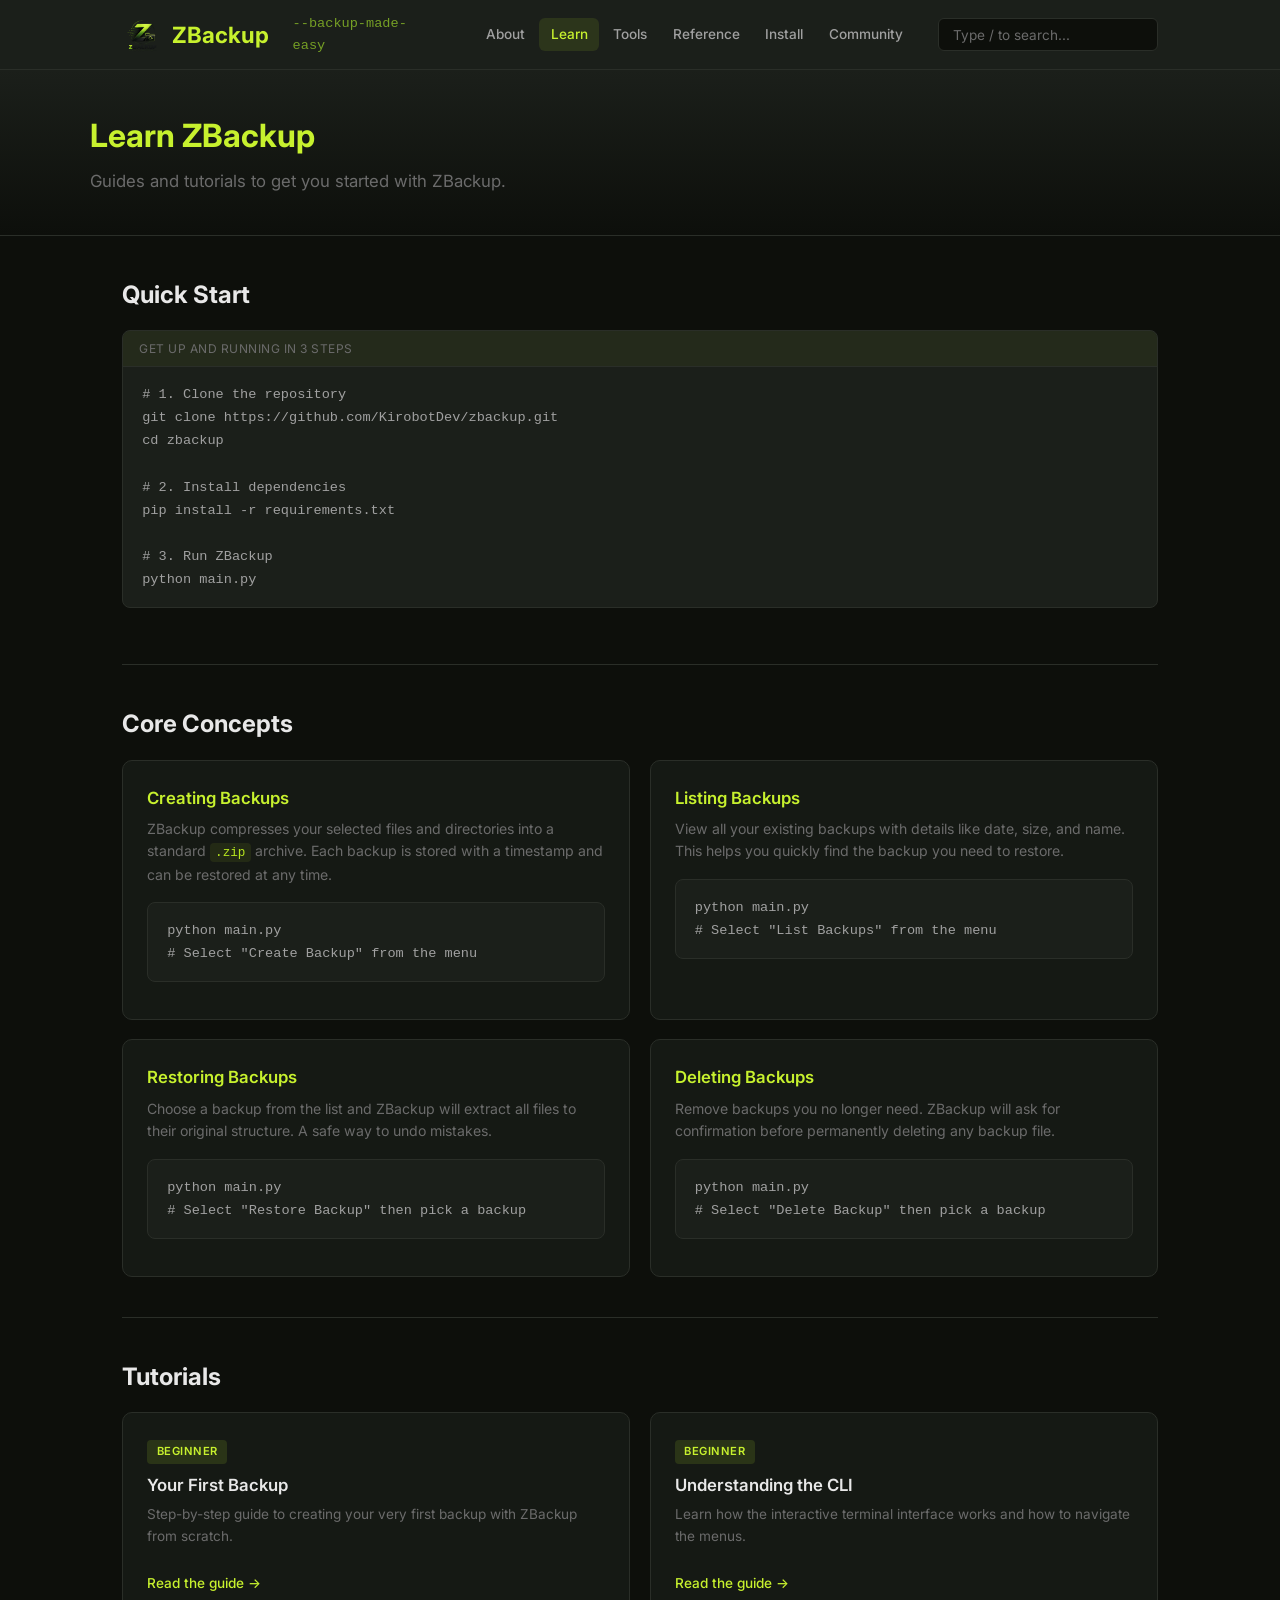
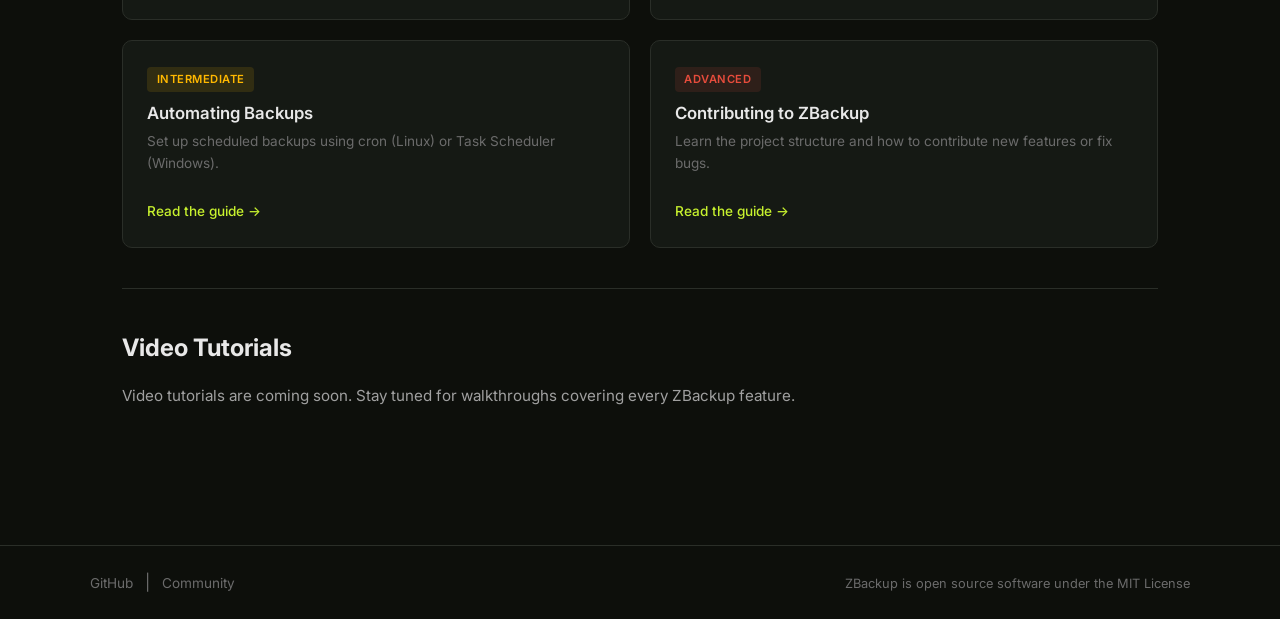
<file: docs/learn.html>
<!DOCTYPE html>
<html lang="fr">
<head>
  <meta charset="utf-8">
  <meta name="viewport" content="width=device-width, initial-scale=1">
  <title>Learn ZBackup - Tutorials, Guides &amp; Quick Start</title>
  <meta name="description" content="Learn how to use ZBackup with step-by-step tutorials, quick start guides, and documentation. Create your first backup in minutes.">
  <meta name="keywords" content="ZBackup tutorial, backup guide, quick start, learn backup, Python backup tutorial, CLI backup, backup tutorial beginner">
  <meta name="author" content="KirobotDev">
  <meta name="robots" content="index, follow">
  <link rel="canonical" href="https://kirobotdev.github.io/zbackup/learn.html">
  <meta property="og:type" content="website">
  <meta property="og:title" content="Learn ZBackup - Tutorials, Guides & Quick Start">
  <meta property="og:description" content="Step-by-step tutorials and quick start guide for ZBackup backup manager.">
  <meta property="og:image" content="image/logo.png">
  <meta property="og:url" content="https://kirobotdev.github.io/zbackup/learn.html">
  <meta property="og:site_name" content="ZBackup">
  <meta name="twitter:card" content="summary">
  <meta name="twitter:title" content="Learn ZBackup">
  <meta name="twitter:description" content="Tutorials and guides for the ZBackup backup manager.">
  <meta name="theme-color" content="#0D0F0B">
  <link rel="stylesheet" href="static/css/styles.css">
  <link rel="shortcut icon" href="image/logo.png" type="image/x-icon">
  <link rel="preconnect" href="https://fonts.googleapis.com">
  <link rel="preconnect" href="https://fonts.gstatic.com" crossorigin>
  <link href="https://fonts.googleapis.com/css2?family=Inter:wght@400;500;600;700&display=swap" rel="stylesheet">
  <script type="application/ld+json">
  {
    "@context": "https://schema.org",
    "@type": "LearningResource",
    "name": "Learn ZBackup",
    "description": "Tutorials, guides, and quick start for ZBackup backup manager.",
    "url": "https://kirobotdev.github.io/zbackup/learn.html",
    "educationalLevel": "Beginner to Advanced",
    "teaches": "Backup management with ZBackup"
  }
  </script>
</head>
<body id="learn-page">

  <header>
    <div class="header-inner">
      <a id="logo-link" href="index.html">
        <img src="image/logo.png" alt="ZBackup" id="header-logo">
        <span id="header-title">ZBackup</span>
      </a>
      <span id="tagline">--backup-made-easy</span>
      <nav id="main-nav">
        <a href="about.html">About</a>
        <a href="learn.html" class="active">Learn</a>
        <a href="tools.html">Tools</a>
        <a href="reference.html">Reference</a>
        <a href="install.html">Install</a>
        <a href="community.html">Community</a>
      </nav>
      <div id="search-container">
        <form id="search"><input id="search-text" type="text" placeholder="Type / to search..." autocomplete="off"></form>
      </div>
    </div>
  </header>

  <div class="page-banner">
    <div class="page-banner-inner">
      <h1>Learn ZBackup</h1>
      <p class="page-subtitle">Guides and tutorials to get you started with ZBackup.</p>
    </div>
  </div>

  <div id="content-wrapper">
    <div class="page-content">

      <section class="content-section">
        <h2>Quick Start</h2>
        <div class="code-block">
          <div class="code-header">
            <span>Get up and running in 3 steps</span>
          </div>
<pre><code># 1. Clone the repository
git clone https://github.com/KirobotDev/zbackup.git
cd zbackup

# 2. Install dependencies
pip install -r requirements.txt

# 3. Run ZBackup
python main.py</code></pre>
        </div>
      </section>

      <section class="content-section">
        <h2>Core Concepts</h2>
        <div class="concept-cards">
          <div class="concept-card">
            <h3>Creating Backups</h3>
            <p>
              ZBackup compresses your selected files and directories into a standard
              <code>.zip</code> archive. Each backup is stored with a timestamp and can
              be restored at any time.
            </p>
            <div class="code-block mini">
<pre><code>python main.py
# Select "Create Backup" from the menu</code></pre>
            </div>
          </div>

          <div class="concept-card">
            <h3>Listing Backups</h3>
            <p>
              View all your existing backups with details like date, size, and name.
              This helps you quickly find the backup you need to restore.
            </p>
            <div class="code-block mini">
<pre><code>python main.py
# Select "List Backups" from the menu</code></pre>
            </div>
          </div>

          <div class="concept-card">
            <h3>Restoring Backups</h3>
            <p>
              Choose a backup from the list and ZBackup will extract all files to
              their original structure. A safe way to undo mistakes.
            </p>
            <div class="code-block mini">
<pre><code>python main.py
# Select "Restore Backup" then pick a backup</code></pre>
            </div>
          </div>

          <div class="concept-card">
            <h3>Deleting Backups</h3>
            <p>
              Remove backups you no longer need. ZBackup will ask for confirmation
              before permanently deleting any backup file.
            </p>
            <div class="code-block mini">
<pre><code>python main.py
# Select "Delete Backup" then pick a backup</code></pre>
            </div>
          </div>
        </div>
      </section>

      <section class="content-section">
        <h2>Tutorials</h2>
        <div class="tutorials-grid">
          <div class="tutorial-card">
            <span class="tutorial-tag beginner">Beginner</span>
            <h3>Your First Backup</h3>
            <p>Step-by-step guide to creating your very first backup with ZBackup from scratch.</p>
            <a href="reference.html" class="tutorial-link">Read the guide &rarr;</a>
          </div>
          <div class="tutorial-card">
            <span class="tutorial-tag beginner">Beginner</span>
            <h3>Understanding the CLI</h3>
            <p>Learn how the interactive terminal interface works and how to navigate the menus.</p>
            <a href="reference.html" class="tutorial-link">Read the guide &rarr;</a>
          </div>
          <div class="tutorial-card">
            <span class="tutorial-tag intermediate">Intermediate</span>
            <h3>Automating Backups</h3>
            <p>Set up scheduled backups using cron (Linux) or Task Scheduler (Windows).</p>
            <a href="reference.html" class="tutorial-link">Read the guide &rarr;</a>
          </div>
          <div class="tutorial-card">
            <span class="tutorial-tag advanced">Advanced</span>
            <h3>Contributing to ZBackup</h3>
            <p>Learn the project structure and how to contribute new features or fix bugs.</p>
            <a href="community.html" class="tutorial-link">Read the guide &rarr;</a>
          </div>
        </div>
      </section>

      <section class="content-section">
        <h2>Video Tutorials</h2>
        <p>Video tutorials are coming soon. Stay tuned for walkthroughs covering every ZBackup feature.</p>
      </section>

    </div>

    <footer>
      <div class="footer-inner">
        <div class="footer-left">
          <a href="https://github.com/KirobotDev/zbackup">GitHub</a>
          <span class="footer-sep">|</span>
          <a href="community.html">Community</a>
        </div>
        <div class="footer-right">
          <span>ZBackup is open source software under the MIT License</span>
        </div>
      </div>
    </footer>
  </div>

  <script src="static/js/version.js"></script>
  <script src="static/js/main.js"></script>
</body>
</html>
</file>
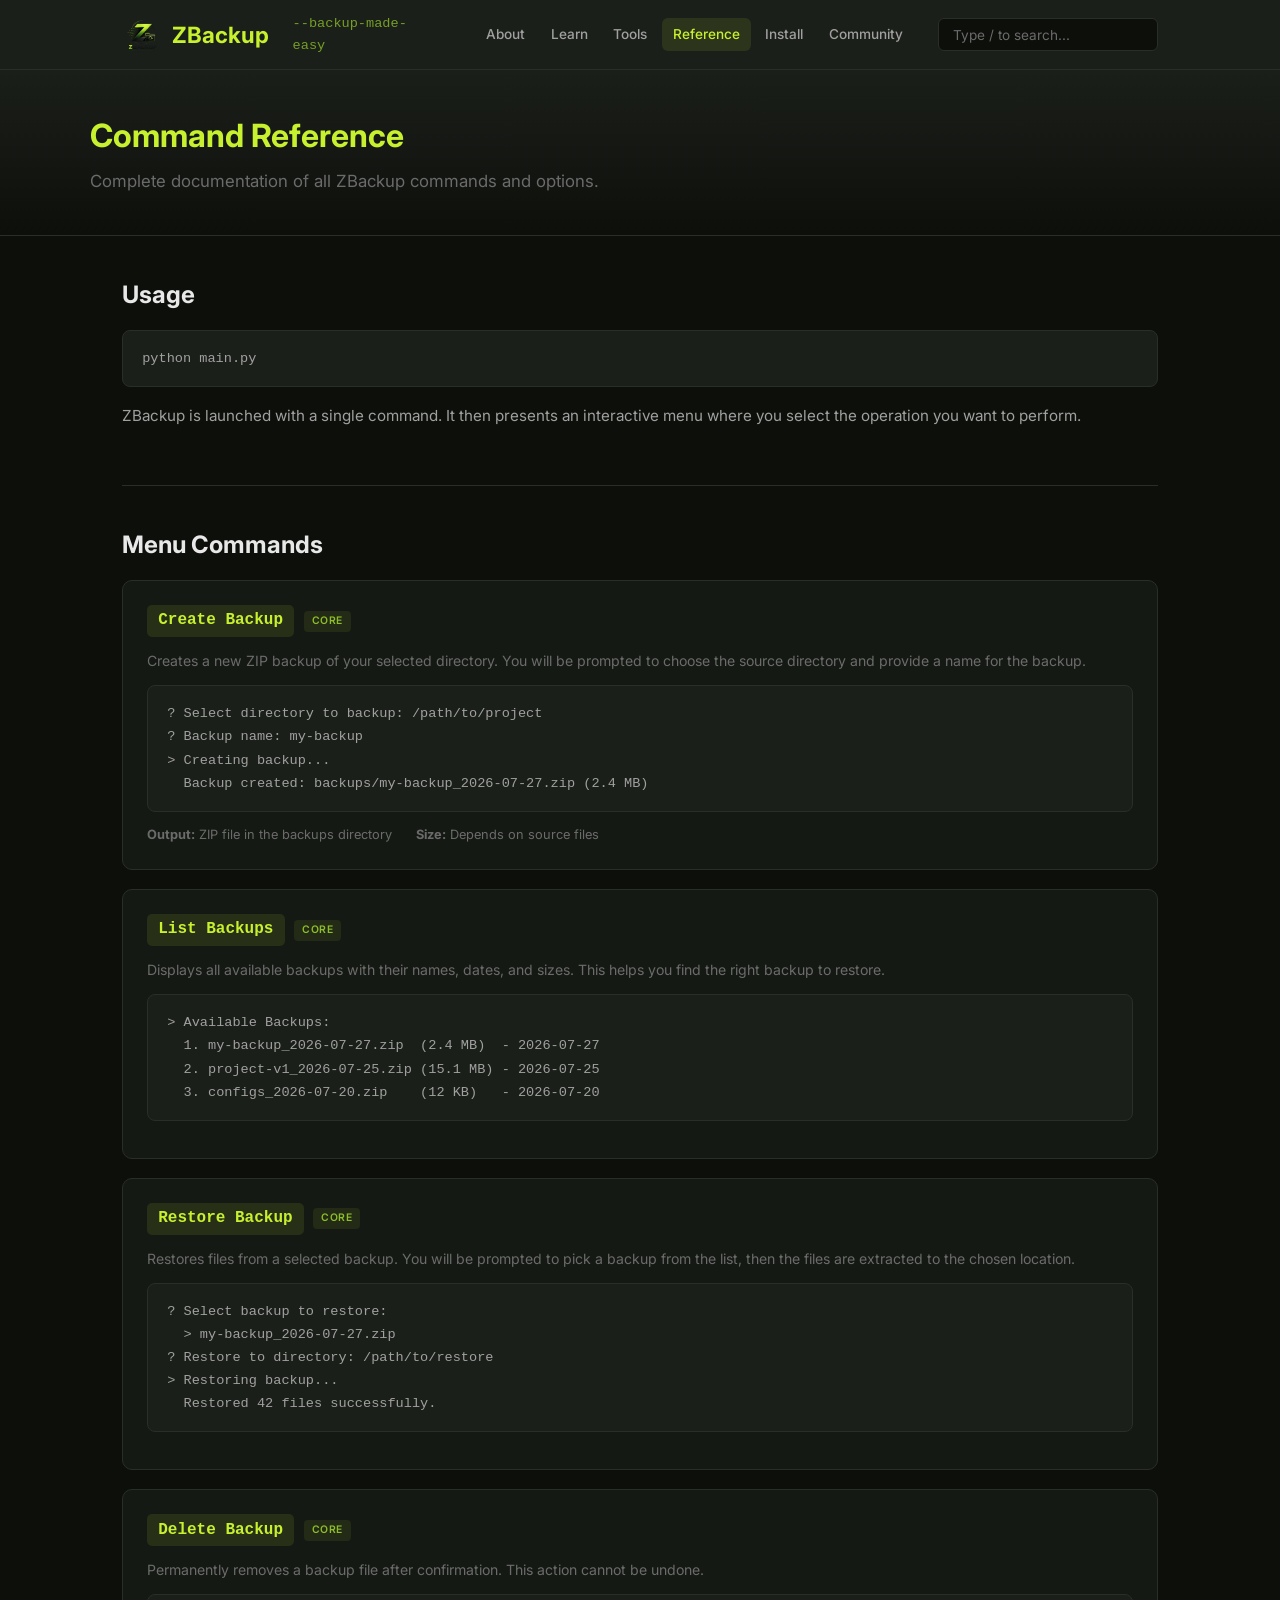
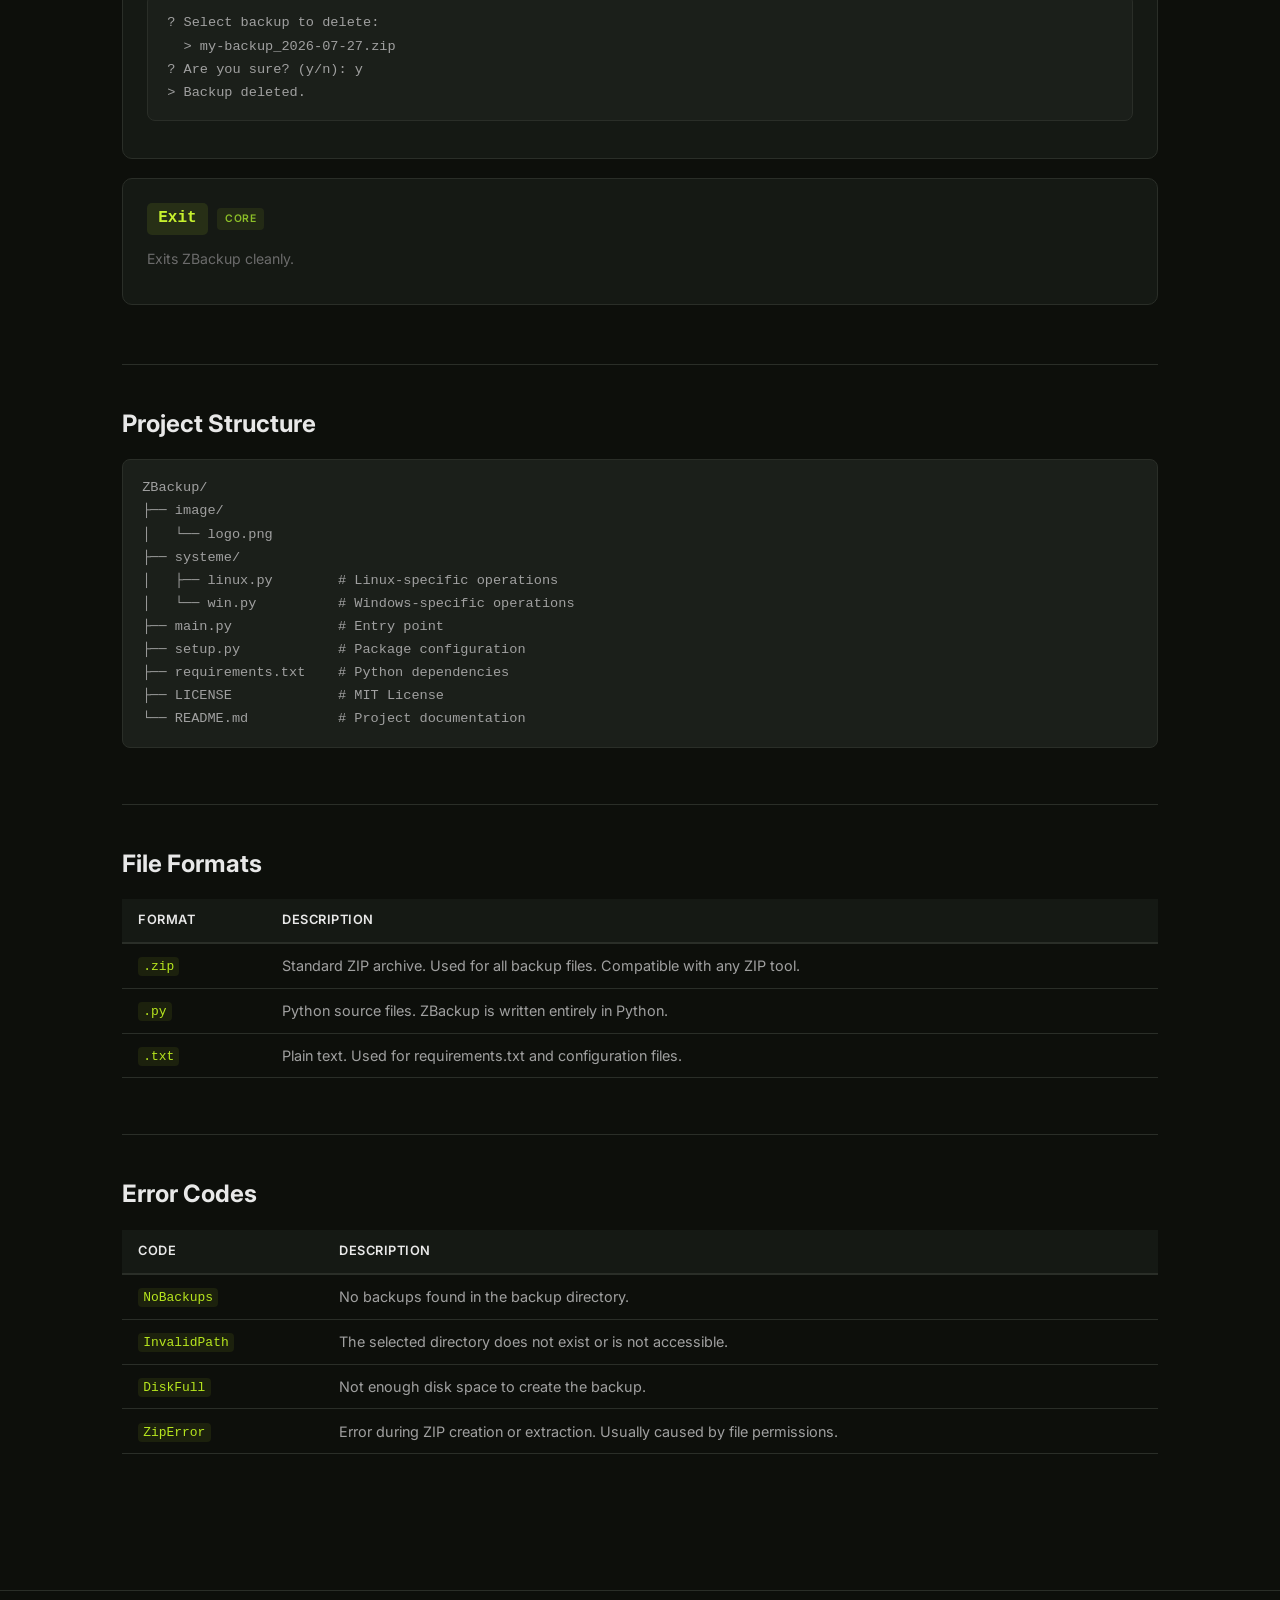
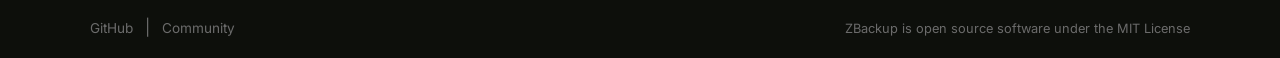
<file: docs/reference.html>
<!DOCTYPE html>
<html lang="fr">
<head>
  <meta charset="utf-8">
  <meta name="viewport" content="width=device-width, initial-scale=1">
  <title>Command Reference - ZBackup Documentation</title>
  <meta name="description" content="Complete ZBackup command reference. Documentation for Create, Restore, List, and Delete backup commands with examples and error codes.">
  <meta name="keywords" content="ZBackup commands, backup reference, CLI documentation, create backup, restore backup, delete backup, error codes">
  <meta name="author" content="KirobotDev">
  <meta name="robots" content="index, follow">
  <link rel="canonical" href="https://kirobotdev.github.io/zbackup/reference.html">
  <meta property="og:type" content="website">
  <meta property="og:title" content="Command Reference - ZBackup Documentation">
  <meta property="og:description" content="Complete documentation of all ZBackup commands and options.">
  <meta property="og:image" content="image/logo.png">
  <meta property="og:url" content="https://kirobotdev.github.io/zbackup/reference.html">
  <meta property="og:site_name" content="ZBackup">
  <meta name="twitter:card" content="summary">
  <meta name="twitter:title" content="ZBackup Command Reference">
  <meta name="twitter:description" content="Complete documentation of all ZBackup commands.">
  <meta name="theme-color" content="#0D0F0B">
  <link rel="stylesheet" href="static/css/styles.css">
  <link rel="shortcut icon" href="image/logo.png" type="image/x-icon">
  <link rel="preconnect" href="https://fonts.googleapis.com">
  <link rel="preconnect" href="https://fonts.gstatic.com" crossorigin>
  <link href="https://fonts.googleapis.com/css2?family=Inter:wght@400;500;600;700&display=swap" rel="stylesheet">
  <script type="application/ld+json">
  {
    "@context": "https://schema.org",
    "@type": "TechArticle",
    "name": "ZBackup Command Reference",
    "description": "Complete documentation of all ZBackup commands and options.",
    "url": "https://kirobotdev.github.io/zbackup/reference.html",
    "programmingLanguage": "Python",
    "proficiencyLevel": "Beginner"
  }
  </script>
</head>
<body id="reference-page">

  <header>
    <div class="header-inner">
      <a id="logo-link" href="index.html">
        <img src="image/logo.png" alt="ZBackup" id="header-logo">
        <span id="header-title">ZBackup</span>
      </a>
      <span id="tagline">--backup-made-easy</span>
      <nav id="main-nav">
        <a href="about.html">About</a>
        <a href="learn.html">Learn</a>
        <a href="tools.html">Tools</a>
        <a href="reference.html" class="active">Reference</a>
        <a href="install.html">Install</a>
        <a href="community.html">Community</a>
      </nav>
      <div id="search-container">
        <form id="search"><input id="search-text" type="text" placeholder="Type / to search..." autocomplete="off"></form>
      </div>
    </div>
  </header>

  <div class="page-banner">
    <div class="page-banner-inner">
      <h1>Command Reference</h1>
      <p class="page-subtitle">Complete documentation of all ZBackup commands and options.</p>
    </div>
  </div>

  <div id="content-wrapper">
    <div class="page-content">

      <section class="content-section">
        <h2>Usage</h2>
        <div class="code-block">
<pre><code>python main.py</code></pre>
        </div>
        <p>
          ZBackup is launched with a single command. It then presents an interactive
          menu where you select the operation you want to perform.
        </p>
      </section>

      <section class="content-section">
        <h2>Menu Commands</h2>

        <div class="command-block">
          <div class="command-header">
            <code class="command-name">Create Backup</code>
            <span class="command-tag">Core</span>
          </div>
          <p>
            Creates a new ZIP backup of your selected directory. You will be prompted
            to choose the source directory and provide a name for the backup.
          </p>
          <div class="code-block mini">
<pre><code>? Select directory to backup: /path/to/project
? Backup name: my-backup
&gt; Creating backup...
  Backup created: backups/my-backup_2026-07-27.zip (2.4 MB)</code></pre>
          </div>
          <div class="command-details">
            <span><strong>Output:</strong> ZIP file in the backups directory</span>
            <span><strong>Size:</strong> Depends on source files</span>
          </div>
        </div>

        <div class="command-block">
          <div class="command-header">
            <code class="command-name">List Backups</code>
            <span class="command-tag">Core</span>
          </div>
          <p>
            Displays all available backups with their names, dates, and sizes.
            This helps you find the right backup to restore.
          </p>
          <div class="code-block mini">
<pre><code>&gt; Available Backups:
  1. my-backup_2026-07-27.zip  (2.4 MB)  - 2026-07-27
  2. project-v1_2026-07-25.zip (15.1 MB) - 2026-07-25
  3. configs_2026-07-20.zip    (12 KB)   - 2026-07-20</code></pre>
          </div>
        </div>

        <div class="command-block">
          <div class="command-header">
            <code class="command-name">Restore Backup</code>
            <span class="command-tag">Core</span>
          </div>
          <p>
            Restores files from a selected backup. You will be prompted to pick a
            backup from the list, then the files are extracted to the chosen location.
          </p>
          <div class="code-block mini">
<pre><code>? Select backup to restore:
  > my-backup_2026-07-27.zip
? Restore to directory: /path/to/restore
&gt; Restoring backup...
  Restored 42 files successfully.</code></pre>
          </div>
        </div>

        <div class="command-block">
          <div class="command-header">
            <code class="command-name">Delete Backup</code>
            <span class="command-tag">Core</span>
          </div>
          <p>
            Permanently removes a backup file after confirmation. This action
            cannot be undone.
          </p>
          <div class="code-block mini">
<pre><code>? Select backup to delete:
  > my-backup_2026-07-27.zip
? Are you sure? (y/n): y
&gt; Backup deleted.</code></pre>
          </div>
        </div>

        <div class="command-block">
          <div class="command-header">
            <code class="command-name">Exit</code>
            <span class="command-tag">Core</span>
          </div>
          <p>Exits ZBackup cleanly.</p>
        </div>
      </section>

      <section class="content-section">
        <h2>Project Structure</h2>
        <div class="code-block">
<pre><code>ZBackup/
├── image/
│   └── logo.png
├── systeme/
│   ├── linux.py        # Linux-specific operations
│   └── win.py          # Windows-specific operations
├── main.py             # Entry point
├── setup.py            # Package configuration
├── requirements.txt    # Python dependencies
├── LICENSE             # MIT License
└── README.md           # Project documentation</code></pre>
        </div>
      </section>

      <section class="content-section">
        <h2>File Formats</h2>
        <div class="tech-table">
          <table>
            <thead>
              <tr><th>Format</th><th>Description</th></tr>
            </thead>
            <tbody>
              <tr><td><code>.zip</code></td><td>Standard ZIP archive. Used for all backup files. Compatible with any ZIP tool.</td></tr>
              <tr><td><code>.py</code></td><td>Python source files. ZBackup is written entirely in Python.</td></tr>
              <tr><td><code>.txt</code></td><td>Plain text. Used for requirements.txt and configuration files.</td></tr>
            </tbody>
          </table>
        </div>
      </section>

      <section class="content-section">
        <h2>Error Codes</h2>
        <div class="tech-table">
          <table>
            <thead>
              <tr><th>Code</th><th>Description</th></tr>
            </thead>
            <tbody>
              <tr><td><code>NoBackups</code></td><td>No backups found in the backup directory.</td></tr>
              <tr><td><code>InvalidPath</code></td><td>The selected directory does not exist or is not accessible.</td></tr>
              <tr><td><code>DiskFull</code></td><td>Not enough disk space to create the backup.</td></tr>
              <tr><td><code>ZipError</code></td><td>Error during ZIP creation or extraction. Usually caused by file permissions.</td></tr>
            </tbody>
          </table>
        </div>
      </section>

    </div>

    <footer>
      <div class="footer-inner">
        <div class="footer-left">
          <a href="https://github.com/KirobotDev/zbackup">GitHub</a>
          <span class="footer-sep">|</span>
          <a href="community.html">Community</a>
        </div>
        <div class="footer-right">
          <span>ZBackup is open source software under the MIT License</span>
        </div>
      </div>
    </footer>
  </div>

  <script src="static/js/version.js"></script>
  <script src="static/js/main.js"></script>
</body>
</html>
</file>
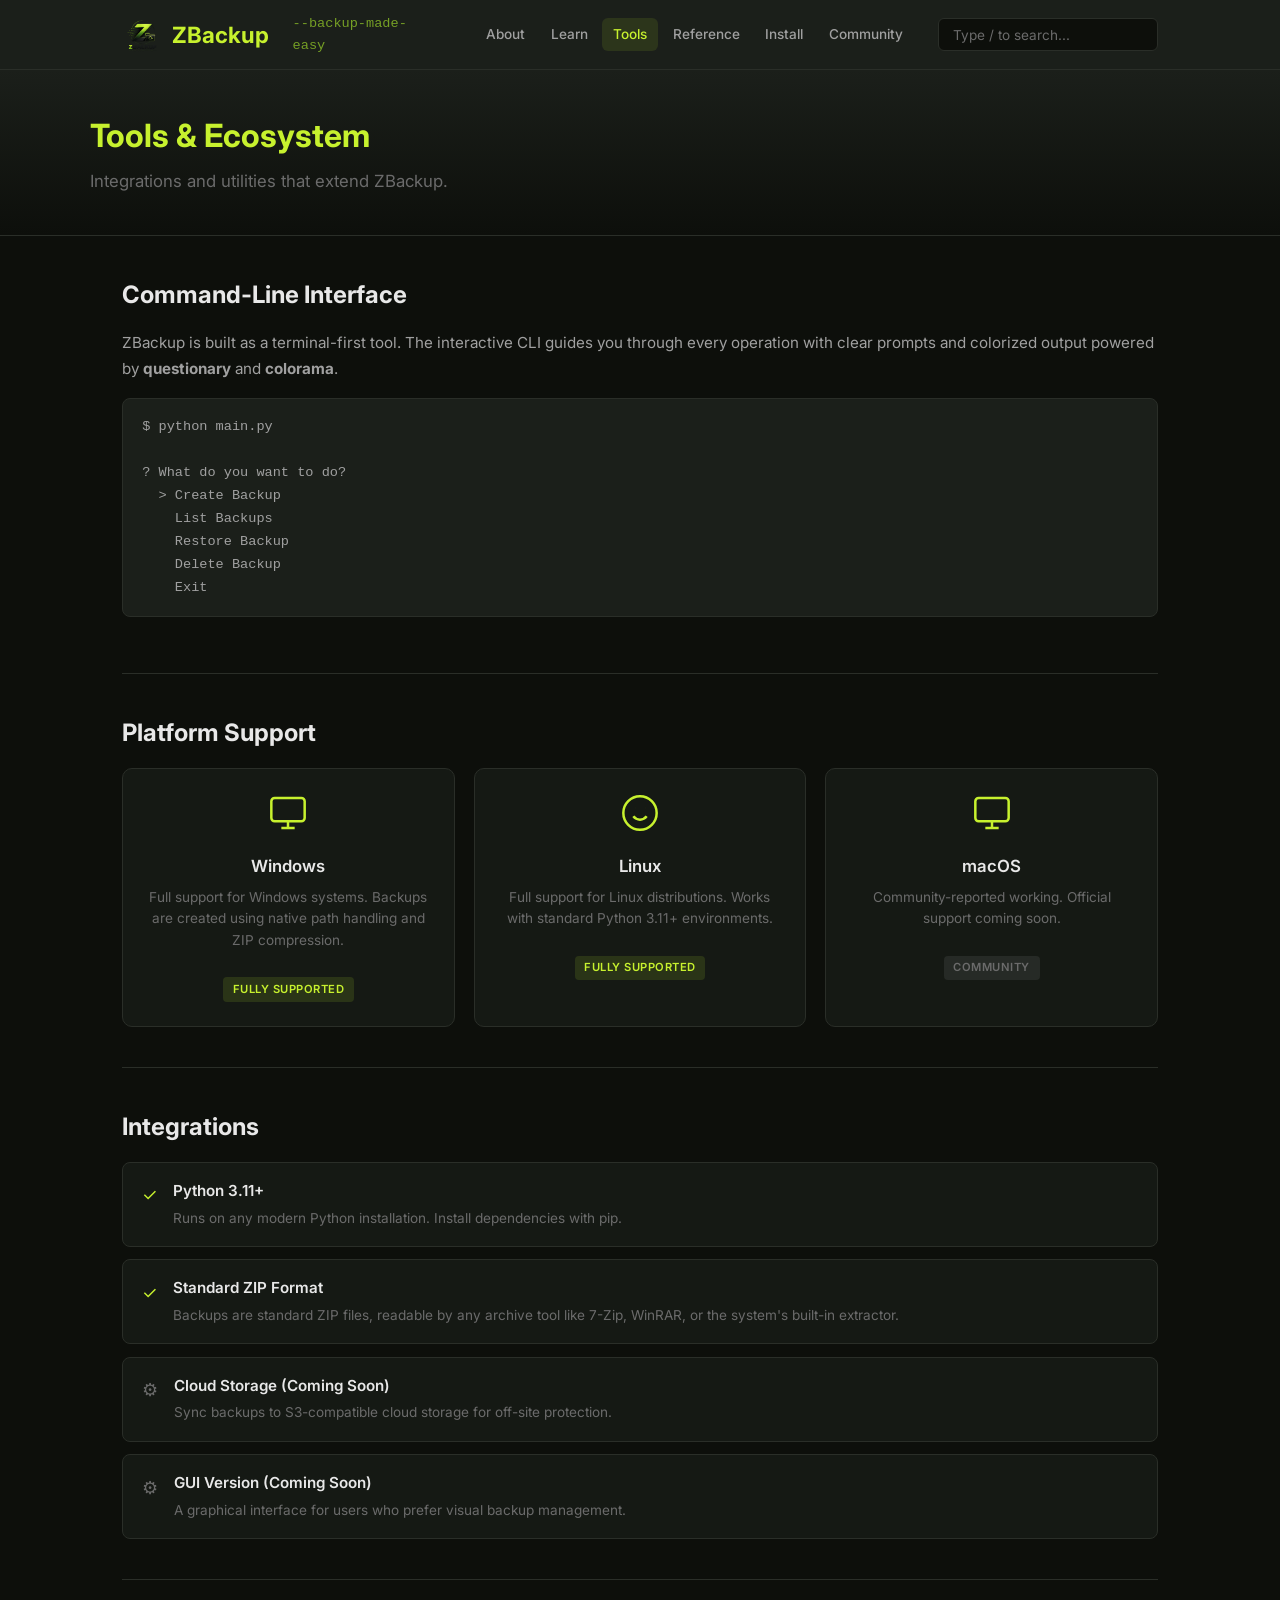
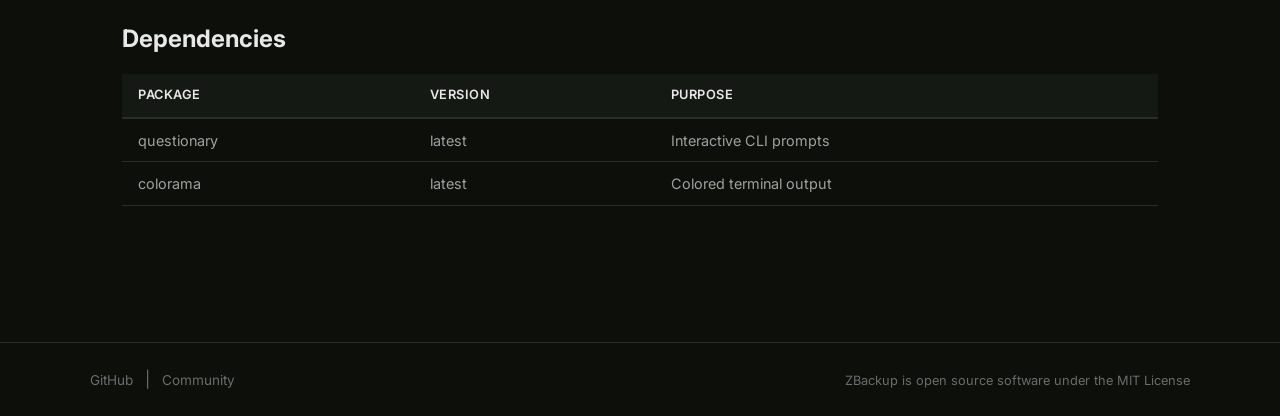
<file: docs/tools.html>
<!DOCTYPE html>
<html lang="fr">
<head>
  <meta charset="utf-8">
  <meta name="viewport" content="width=device-width, initial-scale=1">
  <title>Tools &amp; Ecosystem - ZBackup CLI, Platforms &amp; Integrations</title>
  <meta name="description" content="Explore ZBackup tools: command-line interface, platform support for Windows and Linux, dependencies, and integrations with Python and ZIP formats.">
  <meta name="keywords" content="ZBackup tools, CLI, command line, Windows backup, Linux backup, Python backup, ZIP tool, backup integrations">
  <meta name="author" content="KirobotDev">
  <meta name="robots" content="index, follow">
  <link rel="canonical" href="https://kirobotdev.github.io/zbackup/tools.html">
  <meta property="og:type" content="website">
  <meta property="og:title" content="Tools & Ecosystem - ZBackup CLI, Platforms & Integrations">
  <meta property="og:description" content="Explore ZBackup tools: CLI, platform support, and integrations.">
  <meta property="og:image" content="image/logo.png">
  <meta property="og:url" content="https://kirobotdev.github.io/zbackup/tools.html">
  <meta property="og:site_name" content="ZBackup">
  <meta name="twitter:card" content="summary">
  <meta name="twitter:title" content="ZBackup Tools & Ecosystem">
  <meta name="twitter:description" content="CLI tools, platform support, and integrations for ZBackup.">
  <meta name="theme-color" content="#0D0F0B">
  <link rel="stylesheet" href="static/css/styles.css">
  <link rel="shortcut icon" href="image/logo.png" type="image/x-icon">
  <link rel="preconnect" href="https://fonts.googleapis.com">
  <link rel="preconnect" href="https://fonts.gstatic.com" crossorigin>
  <link href="https://fonts.googleapis.com/css2?family=Inter:wght@400;500;600;700&display=swap" rel="stylesheet">
  <script type="application/ld+json">
  {
    "@context": "https://schema.org",
    "@type": "WebPage",
    "name": "ZBackup Tools & Ecosystem",
    "description": "CLI tools, platform support, and integrations for ZBackup.",
    "url": "https://kirobotdev.github.io/zbackup/tools.html"
  }
  </script>
</head>
<body id="tools-page">

  <header>
    <div class="header-inner">
      <a id="logo-link" href="index.html">
        <img src="image/logo.png" alt="ZBackup" id="header-logo">
        <span id="header-title">ZBackup</span>
      </a>
      <span id="tagline">--backup-made-easy</span>
      <nav id="main-nav">
        <a href="about.html">About</a>
        <a href="learn.html">Learn</a>
        <a href="tools.html" class="active">Tools</a>
        <a href="reference.html">Reference</a>
        <a href="install.html">Install</a>
        <a href="community.html">Community</a>
      </nav>
      <div id="search-container">
        <form id="search"><input id="search-text" type="text" placeholder="Type / to search..." autocomplete="off"></form>
      </div>
    </div>
  </header>

  <div class="page-banner">
    <div class="page-banner-inner">
      <h1>Tools &amp; Ecosystem</h1>
      <p class="page-subtitle">Integrations and utilities that extend ZBackup.</p>
    </div>
  </div>

  <div id="content-wrapper">
    <div class="page-content">

      <section class="content-section">
        <h2>Command-Line Interface</h2>
        <p>
          ZBackup is built as a terminal-first tool. The interactive CLI guides you
          through every operation with clear prompts and colorized output powered
          by <strong>questionary</strong> and <strong>colorama</strong>.
        </p>
        <div class="code-block">
<pre><code>$ python main.py

? What do you want to do?
  > Create Backup
    List Backups
    Restore Backup
    Delete Backup
    Exit</code></pre>
        </div>
      </section>

      <section class="content-section">
        <h2>Platform Support</h2>
        <div class="platform-cards">
          <div class="platform-card">
            <div class="platform-icon">
              <svg viewBox="0 0 24 24" width="40" height="40" fill="none" stroke="currentColor" stroke-width="1.5">
                <rect x="2" y="3" width="20" height="14" rx="2" ry="2"/><line x1="8" y1="21" x2="16" y2="21"/><line x1="12" y1="17" x2="12" y2="21"/>
              </svg>
            </div>
            <h3>Windows</h3>
            <p>Full support for Windows systems. Backups are created using native path handling and ZIP compression.</p>
            <span class="status-badge supported">Fully Supported</span>
          </div>
          <div class="platform-card">
            <div class="platform-icon">
              <svg viewBox="0 0 24 24" width="40" height="40" fill="none" stroke="currentColor" stroke-width="1.5">
                <circle cx="12" cy="12" r="10"/><path d="M8 14s1.5 2 4 2 4-2 4-2"/><line x1="9" y1="9" x2="9.01" y2="9"/><line x1="15" y1="9" x2="15.01" y2="9"/>
              </svg>
            </div>
            <h3>Linux</h3>
            <p>Full support for Linux distributions. Works with standard Python 3.11+ environments.</p>
            <span class="status-badge supported">Fully Supported</span>
          </div>
          <div class="platform-card">
            <div class="platform-icon">
              <svg viewBox="0 0 24 24" width="40" height="40" fill="none" stroke="currentColor" stroke-width="1.5">
                <rect x="2" y="3" width="20" height="14" rx="2" ry="2"/><line x1="8" y1="21" x2="16" y2="21"/><line x1="12" y1="17" x2="12" y2="21"/>
              </svg>
            </div>
            <h3>macOS</h3>
            <p>Community-reported working. Official support coming soon.</p>
            <span class="status-badge planned">Community</span>
          </div>
        </div>
      </section>

      <section class="content-section">
        <h2>Integrations</h2>
        <div class="features-list">
          <div class="feature-item">
            <span class="feature-check">&#10003;</span>
            <div>
              <h3>Python 3.11+</h3>
              <p>Runs on any modern Python installation. Install dependencies with pip.</p>
            </div>
          </div>
          <div class="feature-item">
            <span class="feature-check">&#10003;</span>
            <div>
              <h3>Standard ZIP Format</h3>
              <p>Backups are standard ZIP files, readable by any archive tool like 7-Zip, WinRAR, or the system's built-in extractor.</p>
            </div>
          </div>
          <div class="feature-item planned">
            <span class="feature-check">&#9881;</span>
            <div>
              <h3>Cloud Storage (Coming Soon)</h3>
              <p>Sync backups to S3-compatible cloud storage for off-site protection.</p>
            </div>
          </div>
          <div class="feature-item planned">
            <span class="feature-check">&#9881;</span>
            <div>
              <h3>GUI Version (Coming Soon)</h3>
              <p>A graphical interface for users who prefer visual backup management.</p>
            </div>
          </div>
        </div>
      </section>

      <section class="content-section">
        <h2>Dependencies</h2>
        <div class="tech-table">
          <table>
            <thead>
              <tr><th>Package</th><th>Version</th><th>Purpose</th></tr>
            </thead>
            <tbody>
              <tr><td>questionary</td><td>latest</td><td>Interactive CLI prompts</td></tr>
              <tr><td>colorama</td><td>latest</td><td>Colored terminal output</td></tr>
            </tbody>
          </table>
        </div>
      </section>

    </div>

    <footer>
      <div class="footer-inner">
        <div class="footer-left">
          <a href="https://github.com/KirobotDev/zbackup">GitHub</a>
          <span class="footer-sep">|</span>
          <a href="community.html">Community</a>
        </div>
        <div class="footer-right">
          <span>ZBackup is open source software under the MIT License</span>
        </div>
      </div>
    </footer>
  </div>

  <script src="static/js/version.js"></script>
  <script src="static/js/main.js"></script>
</body>
</html>
</file>
<file: docs/static/css/styles.css>
/* ===== RESET & BASE ===== */
*, *::before, *::after {
  margin: 0;
  padding: 0;
  box-sizing: border-box;
}

:root {
  --green-main: #C7F12E;
  --green-light: #DFFF3A;
  --green-lime: #B7E61E;
  --green-mid: #8CBF28;
  --green-dark: #4E7420;
  --bg-black: #0D0F0B;
  --bg-gray: #1B1F1A;
  --text-primary: #e8e8e8;
  --text-secondary: #a0a0a0;
  --text-muted: #6b6b6b;
  --border-color: #2a2e28;
  --card-bg: #151914;
}

html { scroll-behavior: smooth; }

body {
  font-family: 'Inter', -apple-system, BlinkMacSystemFont, 'Segoe UI', Roboto, sans-serif;
  background-color: var(--bg-black);
  color: var(--text-primary);
  line-height: 1.6;
  min-height: 100vh;
  -webkit-font-smoothing: antialiased;
}

a { color: var(--green-main); text-decoration: none; transition: color 0.2s; }
a:hover { color: var(--green-light); }
code { font-family: 'Fira Code', 'Consolas', monospace; background: rgba(199,241,46,0.08); padding: 0.15em 0.4em; border-radius: 4px; font-size: 0.9em; color: var(--green-lime); }

/* ===== HEADER ===== */
header {
  background-color: var(--bg-gray);
  border-bottom: 1px solid var(--border-color);
  position: sticky;
  top: 0;
  z-index: 100;
}

.header-inner {
  max-width: 1100px;
  margin: 0 auto;
  padding: 0.8rem 2rem;
  display: flex;
  align-items: center;
  gap: 1.5rem;
}

#logo-link {
  display: flex;
  align-items: center;
  gap: 0.6rem;
  color: var(--text-primary);
  text-decoration: none;
}
#logo-link:hover { color: var(--green-main); }

#header-logo { width: 2.5rem; height: 2.5rem; object-fit: contain; }
#header-title { font-size: 1.4rem; font-weight: 700; color: var(--green-main); }
#tagline { font-family: monospace; font-size: 0.85rem; color: var(--green-mid); opacity: 0.8; }

#main-nav {
  display: flex;
  gap: 0.2rem;
  margin-left: 1rem;
}

#main-nav a {
  padding: 0.35rem 0.7rem;
  border-radius: 6px;
  font-size: 0.85rem;
  font-weight: 500;
  color: var(--text-secondary);
  transition: all 0.2s;
}

#main-nav a:hover { color: var(--text-primary); background: rgba(199,241,46,0.06); }
#main-nav a.active { color: var(--green-main); background: rgba(199,241,46,0.1); }

#search-container { margin-left: auto; }

#search-text {
  background: var(--bg-black);
  border: 1px solid var(--border-color);
  border-radius: 6px;
  padding: 0.45rem 0.9rem;
  color: var(--text-primary);
  font-size: 0.85rem;
  width: 220px;
  outline: none;
  transition: border-color 0.2s, box-shadow 0.2s;
  font-family: inherit;
}
#search-text::placeholder { color: var(--text-muted); }
#search-text:focus { border-color: var(--green-mid); box-shadow: 0 0 0 2px rgba(199,241,46,0.15); }

/* ===== PAGE BANNER ===== */
.page-banner {
  background: linear-gradient(180deg, var(--bg-gray) 0%, var(--bg-black) 100%);
  border-bottom: 1px solid var(--border-color);
  padding: 2.5rem 2rem;
}

.page-banner-inner {
  max-width: 1100px;
  margin: 0 auto;
}

.page-banner h1 {
  font-size: 2rem;
  font-weight: 700;
  color: var(--green-main);
  margin-bottom: 0.4rem;
}

.page-subtitle {
  font-size: 1.05rem;
  color: var(--text-muted);
}

/* ===== MASTHEAD ===== */
#masthead {
  background: linear-gradient(180deg, var(--bg-gray) 0%, var(--bg-black) 100%);
  border-bottom: 1px solid var(--border-color);
  padding: 3rem 2rem;
}

.masthead-inner {
  max-width: 1100px;
  margin: 0 auto;
  display: flex;
  align-items: center;
  justify-content: space-between;
  gap: 3rem;
}

.masthead-text { flex: 1; }

.masthead-text p {
  font-size: 1.1rem;
  line-height: 1.75;
  color: var(--text-secondary);
  margin-bottom: 1rem;
}

.masthead-text strong { color: var(--green-main); }

.masthead-text a {
  color: var(--green-lime);
  text-decoration: underline;
  text-decoration-color: rgba(183,230,30,0.3);
  text-underline-offset: 2px;
}

.masthead-text a:hover { text-decoration-color: var(--green-lime); }

/* Illustration */
.masthead-illustration { flex-shrink: 0; }

.illustration-box {
  position: relative;
  width: 380px;
  height: 280px;
  border-radius: 16px;
  overflow: hidden;
  border: 1px solid var(--border-color);
  background: var(--bg-black);
  box-shadow:
    0 0 40px rgba(199, 241, 46, 0.06),
    inset 0 0 60px rgba(199, 241, 46, 0.02);
}

#hero-canvas {
  display: block;
  width: 100%;
  height: 100%;
}

/* ===== CONTENT ===== */
#content-wrapper { background: var(--bg-black); }
#front-content { max-width: 1100px; margin: 0 auto; padding: 0 2rem; }

.page-content {
  max-width: 1100px;
  margin: 0 auto;
  padding: 0 2rem 3rem;
}

/* ===== NAV CARDS ===== */
#front-navigation { padding: 3rem 0; }

#front-nav ul {
  list-style: none;
  display: grid;
  grid-template-columns: repeat(3, 1fr);
  gap: 1.2rem;
}

#front-nav a {
  display: flex;
  flex-direction: column;
  align-items: flex-start;
  padding: 1.5rem;
  background: var(--card-bg);
  border: 1px solid var(--border-color);
  border-radius: 10px;
  color: var(--text-primary);
  text-decoration: none;
  transition: all 0.25s ease;
  min-height: 160px;
}

#front-nav a:hover {
  border-color: var(--green-mid);
  background: rgba(199,241,46,0.04);
  transform: translateY(-2px);
  box-shadow: 0 4px 20px rgba(199,241,46,0.08);
}

.nav-icon { color: var(--green-main); margin-bottom: 0.8rem; }
#front-nav h3 { font-size: 1.15rem; font-weight: 600; margin-bottom: 0.3rem; }
#front-nav p { font-size: 0.85rem; color: var(--text-muted); line-height: 1.5; }
.install-link { border-color: var(--green-dark) !important; }
.install-link:hover { border-color: var(--green-main) !important; background: rgba(199,241,46,0.08) !important; }

/* ===== DOWNLOADS ===== */
#front-downloads { padding: 0 0 3rem; }

.downloads-box {
  display: flex;
  align-items: center;
  gap: 1.5rem;
  padding: 1.5rem 2rem;
  background: var(--card-bg);
  border: 1px solid var(--border-color);
  border-radius: 10px;
}

.release-info {
  display: flex;
  align-items: center;
  gap: 0.6rem;
  flex-wrap: wrap;
}

.release-info h4 {
  font-size: 0.8rem;
  font-weight: 500;
  color: var(--text-muted);
  text-transform: uppercase;
  letter-spacing: 0.5px;
}

.version {
  font-family: monospace;
  font-size: 1.1rem;
  font-weight: 700;
  color: var(--green-main);
  background: rgba(199,241,46,0.1);
  padding: 0.15rem 0.6rem;
  border-radius: 5px;
}

.release-info a { font-size: 0.85rem; color: var(--text-secondary); }
.release-info a:hover { color: var(--green-lime); }
.release-info time { font-size: 0.8rem; color: var(--text-muted); }

.btn {
  display: inline-block;
  padding: 0.55rem 1.4rem;
  border-radius: 7px;
  font-size: 0.9rem;
  font-weight: 600;
  text-decoration: none;
  transition: all 0.2s;
  white-space: nowrap;
}

.btn-primary {
  background: var(--green-main);
  color: var(--bg-black);
  border: 1px solid var(--green-main);
}

.btn-primary:hover {
  background: var(--green-light);
  border-color: var(--green-light);
  color: var(--bg-black);
  box-shadow: 0 0 16px rgba(199,241,46,0.25);
}

.btn-secondary {
  background: transparent;
  color: var(--text-primary);
  border: 1px solid var(--border-color);
}

.btn-secondary:hover { border-color: var(--green-mid); color: var(--green-main); }

/* ===== FEATURES ===== */
.features-section { padding: 3rem 0 4rem; }

.features-section h2 {
  font-size: 1.6rem;
  font-weight: 700;
  margin-bottom: 2rem;
  color: var(--text-primary);
  text-align: center;
}

.features-grid {
  display: grid;
  grid-template-columns: repeat(2, 1fr);
  gap: 1.2rem;
}

.feature-card {
  padding: 1.5rem;
  background: var(--card-bg);
  border: 1px solid var(--border-color);
  border-radius: 10px;
  transition: border-color 0.25s;
}

.feature-card:hover { border-color: var(--green-dark); }
.feature-icon { color: var(--green-main); margin-bottom: 0.8rem; }
.feature-card h3 { font-size: 1.05rem; font-weight: 600; margin-bottom: 0.4rem; }
.feature-card p { font-size: 0.88rem; color: var(--text-muted); line-height: 1.6; }

/* ===== CONTENT SECTIONS ===== */
.content-section {
  padding: 2.5rem 0;
  border-bottom: 1px solid var(--border-color);
}

.content-section:last-child { border-bottom: none; }

.content-section h2 {
  font-size: 1.5rem;
  font-weight: 700;
  margin-bottom: 1rem;
  color: var(--text-primary);
}

.content-section p {
  font-size: 0.95rem;
  color: var(--text-secondary);
  line-height: 1.7;
  margin-bottom: 1rem;
}

/* ===== FEATURES LIST ===== */
.features-list {
  display: flex;
  flex-direction: column;
  gap: 0.8rem;
}

.feature-item {
  display: flex;
  gap: 1rem;
  align-items: flex-start;
  padding: 1rem 1.2rem;
  background: var(--card-bg);
  border: 1px solid var(--border-color);
  border-radius: 8px;
}

.feature-check {
  font-size: 1.1rem;
  color: var(--green-main);
  flex-shrink: 0;
  margin-top: 0.15rem;
}

.feature-item h3 { font-size: 0.95rem; font-weight: 600; margin-bottom: 0.2rem; }
.feature-item p { font-size: 0.85rem; color: var(--text-muted); margin: 0; }
.feature-item.planned .feature-check { color: var(--text-muted); }

/* ===== CODE BLOCKS ===== */
.code-block {
  background: var(--bg-gray);
  border: 1px solid var(--border-color);
  border-radius: 8px;
  overflow: hidden;
  margin: 1rem 0;
}

.code-block.mini { margin: 0.8rem 0; }

.code-header {
  padding: 0.5rem 1rem;
  background: rgba(199,241,46,0.05);
  border-bottom: 1px solid var(--border-color);
  font-size: 0.75rem;
  color: var(--text-muted);
  text-transform: uppercase;
  letter-spacing: 0.5px;
}

.code-block pre {
  padding: 1rem 1.2rem;
  overflow-x: auto;
}

.code-block code {
  background: none;
  padding: 0;
  border-radius: 0;
  font-size: 0.85rem;
  color: var(--text-secondary);
  line-height: 1.7;
}

/* ===== CONCEPT CARDS ===== */
.concept-cards {
  display: grid;
  grid-template-columns: repeat(2, 1fr);
  gap: 1.2rem;
}

.concept-card {
  padding: 1.5rem;
  background: var(--card-bg);
  border: 1px solid var(--border-color);
  border-radius: 10px;
}

.concept-card h3 { font-size: 1.05rem; font-weight: 600; margin-bottom: 0.4rem; color: var(--green-main); }
.concept-card > p { font-size: 0.88rem; color: var(--text-muted); line-height: 1.6; }

/* ===== TUTORIALS ===== */
.tutorials-grid {
  display: grid;
  grid-template-columns: repeat(2, 1fr);
  gap: 1.2rem;
}

.tutorial-card {
  padding: 1.5rem;
  background: var(--card-bg);
  border: 1px solid var(--border-color);
  border-radius: 10px;
  transition: border-color 0.25s;
}

.tutorial-card:hover { border-color: var(--green-dark); }
.tutorial-card h3 { font-size: 1.05rem; font-weight: 600; margin: 0.5rem 0 0.3rem; }
.tutorial-card p { font-size: 0.85rem; color: var(--text-muted); line-height: 1.6; }

.tutorial-tag {
  display: inline-block;
  font-size: 0.7rem;
  font-weight: 600;
  text-transform: uppercase;
  letter-spacing: 0.5px;
  padding: 0.2rem 0.6rem;
  border-radius: 4px;
}

.tutorial-tag.beginner { background: rgba(199,241,46,0.12); color: var(--green-main); }
.tutorial-tag.intermediate { background: rgba(255,184,0,0.12); color: #FFB800; }
.tutorial-tag.advanced { background: rgba(231,76,60,0.12); color: #e74c3c; }

.tutorial-link {
  display: inline-block;
  margin-top: 0.6rem;
  font-size: 0.85rem;
  font-weight: 500;
}

/* ===== PLATFORM CARDS ===== */
.platform-cards {
  display: grid;
  grid-template-columns: repeat(3, 1fr);
  gap: 1.2rem;
}

.platform-card {
  padding: 1.5rem;
  background: var(--card-bg);
  border: 1px solid var(--border-color);
  border-radius: 10px;
  text-align: center;
}

.platform-icon { color: var(--green-main); margin-bottom: 0.8rem; }
.platform-card h3 { font-size: 1.05rem; font-weight: 600; margin-bottom: 0.4rem; }
.platform-card p { font-size: 0.85rem; color: var(--text-muted); line-height: 1.6; }

.status-badge {
  display: inline-block;
  font-size: 0.7rem;
  font-weight: 600;
  text-transform: uppercase;
  letter-spacing: 0.5px;
  padding: 0.2rem 0.6rem;
  border-radius: 4px;
  margin-top: 0.6rem;
}

.status-badge.supported { background: rgba(199,241,46,0.12); color: var(--green-main); }
.status-badge.planned { background: rgba(160,160,160,0.12); color: var(--text-muted); }

/* ===== COMMAND BLOCKS ===== */
.command-block {
  padding: 1.5rem;
  background: var(--card-bg);
  border: 1px solid var(--border-color);
  border-radius: 10px;
  margin-bottom: 1.2rem;
}

.command-header {
  display: flex;
  align-items: center;
  gap: 0.6rem;
  margin-bottom: 0.8rem;
}

.command-name {
  font-family: monospace;
  font-size: 1rem;
  font-weight: 600;
  background: rgba(199,241,46,0.1);
  padding: 0.2rem 0.7rem;
  border-radius: 5px;
  color: var(--green-main);
}

.command-tag {
  font-size: 0.65rem;
  font-weight: 600;
  text-transform: uppercase;
  letter-spacing: 0.5px;
  padding: 0.15rem 0.5rem;
  border-radius: 4px;
  background: rgba(199,241,46,0.08);
  color: var(--green-mid);
}

.command-block p { font-size: 0.88rem; color: var(--text-muted); line-height: 1.6; margin-bottom: 0.6rem; }

.command-details {
  display: flex;
  gap: 1.5rem;
  margin-top: 0.6rem;
  font-size: 0.8rem;
  color: var(--text-muted);
}

/* ===== INSTALL STEPS ===== */
.install-steps {
  display: flex;
  flex-direction: column;
  gap: 0.5rem;
}

.install-step {
  display: flex;
  gap: 1.2rem;
  padding: 1.2rem;
  background: var(--card-bg);
  border: 1px solid var(--border-color);
  border-radius: 10px;
  align-items: flex-start;
}

.step-number {
  width: 36px;
  height: 36px;
  flex-shrink: 0;
  display: flex;
  align-items: center;
  justify-content: center;
  border-radius: 50%;
  background: rgba(199,241,46,0.1);
  color: var(--green-main);
  font-weight: 700;
  font-size: 0.95rem;
}

.step-content { flex: 1; }
.step-content h3 { font-size: 1rem; font-weight: 600; margin-bottom: 0.4rem; }
.step-content p { font-size: 0.88rem; color: var(--text-muted); line-height: 1.6; margin: 0; }

/* ===== TECH TABLE ===== */
.tech-table {
  overflow-x: auto;
  margin: 1rem 0;
}

.tech-table table {
  width: 100%;
  border-collapse: collapse;
  font-size: 0.9rem;
}

.tech-table thead {
  background: var(--card-bg);
  border-bottom: 2px solid var(--border-color);
}

.tech-table th {
  padding: 0.7rem 1rem;
  text-align: left;
  font-weight: 600;
  color: var(--text-primary);
  font-size: 0.8rem;
  text-transform: uppercase;
  letter-spacing: 0.5px;
}

.tech-table td {
  padding: 0.6rem 1rem;
  border-bottom: 1px solid var(--border-color);
  color: var(--text-secondary);
}

.tech-table tr:hover td { background: rgba(199,241,46,0.02); }

/* ===== DOWNLOAD BUTTONS ===== */
.download-buttons {
  display: flex;
  gap: 1rem;
  margin: 1rem 0;
}

/* ===== COMMUNITY LINKS ===== */
.community-links {
  display: grid;
  grid-template-columns: repeat(2, 1fr);
  gap: 1.2rem;
}

.community-link-card {
  display: flex;
  flex-direction: column;
  align-items: center;
  text-align: center;
  padding: 2rem 1.5rem;
  background: var(--card-bg);
  border: 1px solid var(--border-color);
  border-radius: 10px;
  color: var(--text-primary);
  text-decoration: none;
  transition: all 0.25s;
}

.community-link-card:hover {
  border-color: var(--green-mid);
  background: rgba(199,241,46,0.04);
  transform: translateY(-2px);
}

.community-link-icon { color: var(--green-main); margin-bottom: 0.8rem; }
.community-link-card h3 { font-size: 1.05rem; font-weight: 600; margin-bottom: 0.3rem; }
.community-link-card p { font-size: 0.85rem; color: var(--text-muted); }

/* ===== FOOTER ===== */
footer {
  border-top: 1px solid var(--border-color);
  padding: 1.5rem 2rem;
  margin-top: 2rem;
}

.footer-inner {
  max-width: 1100px;
  margin: 0 auto;
  display: flex;
  justify-content: space-between;
  align-items: center;
  flex-wrap: wrap;
  gap: 0.5rem;
}

.footer-left a { font-size: 0.85rem; color: var(--text-muted); }
.footer-left a:hover { color: var(--green-main); }
.footer-sep { margin: 0 0.5rem; color: var(--text-muted); }
.footer-right span { font-size: 0.8rem; color: var(--text-muted); }

/* ===== RESPONSIVE ===== */
@media (max-width: 900px) {
  #front-nav ul { grid-template-columns: repeat(2, 1fr); }
  .masthead-inner { flex-direction: column; text-align: center; }
  .downloads-box { flex-direction: column; text-align: center; }
  .features-grid { grid-template-columns: 1fr; }
  .concept-cards { grid-template-columns: 1fr; }
  .tutorials-grid { grid-template-columns: 1fr; }
  .platform-cards { grid-template-columns: 1fr; }
  .community-links { grid-template-columns: 1fr; }
  #main-nav { display: none; }
}

@media (max-width: 600px) {
  .header-inner { padding: 0.6rem 1rem; flex-wrap: wrap; }
  #search-text { width: 100%; }
  #search-container { width: 100%; order: 3; }
  #front-nav ul { grid-template-columns: 1fr; }
  #masthead { padding: 2rem 1rem; }
  #front-content { padding: 0 1rem; }
  .page-content { padding: 0 1rem 2rem; }
  .install-step { flex-direction: column; }
  .downloads-box { gap: 1rem; }
}
</file>
